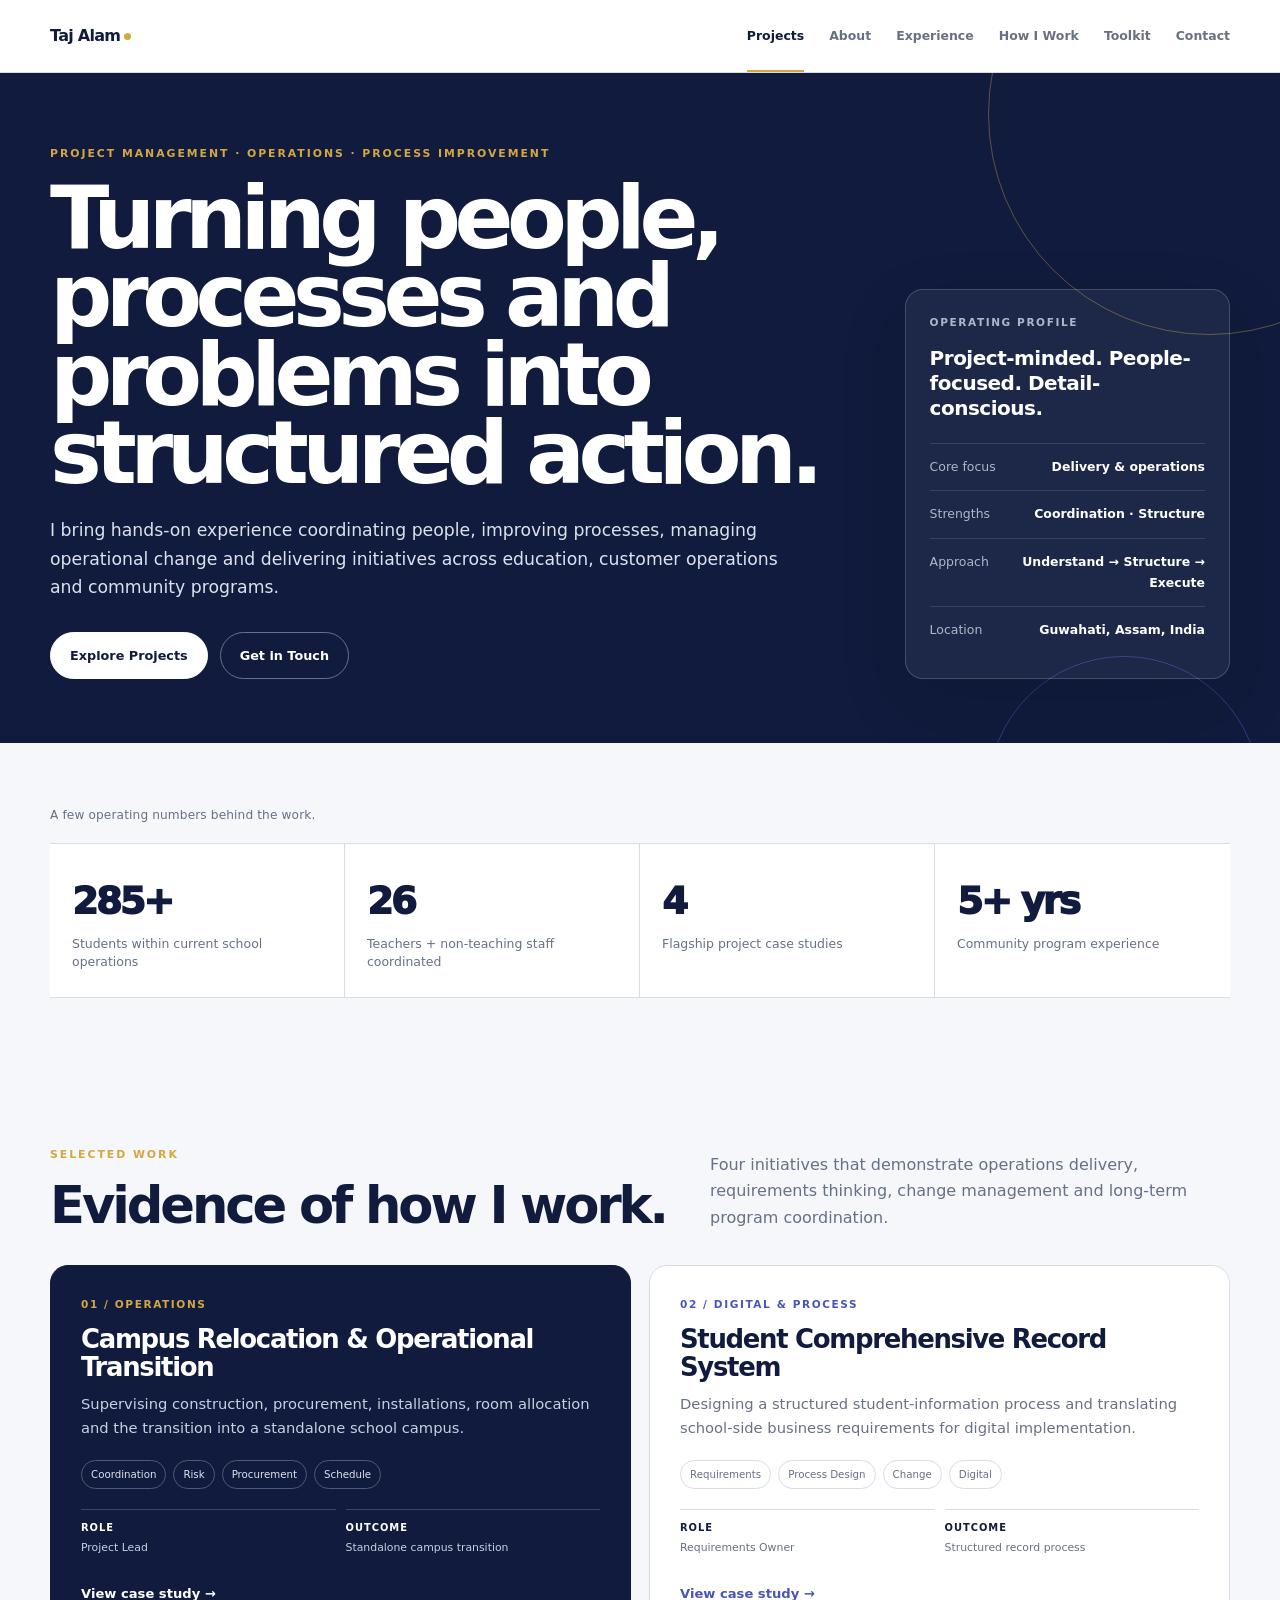
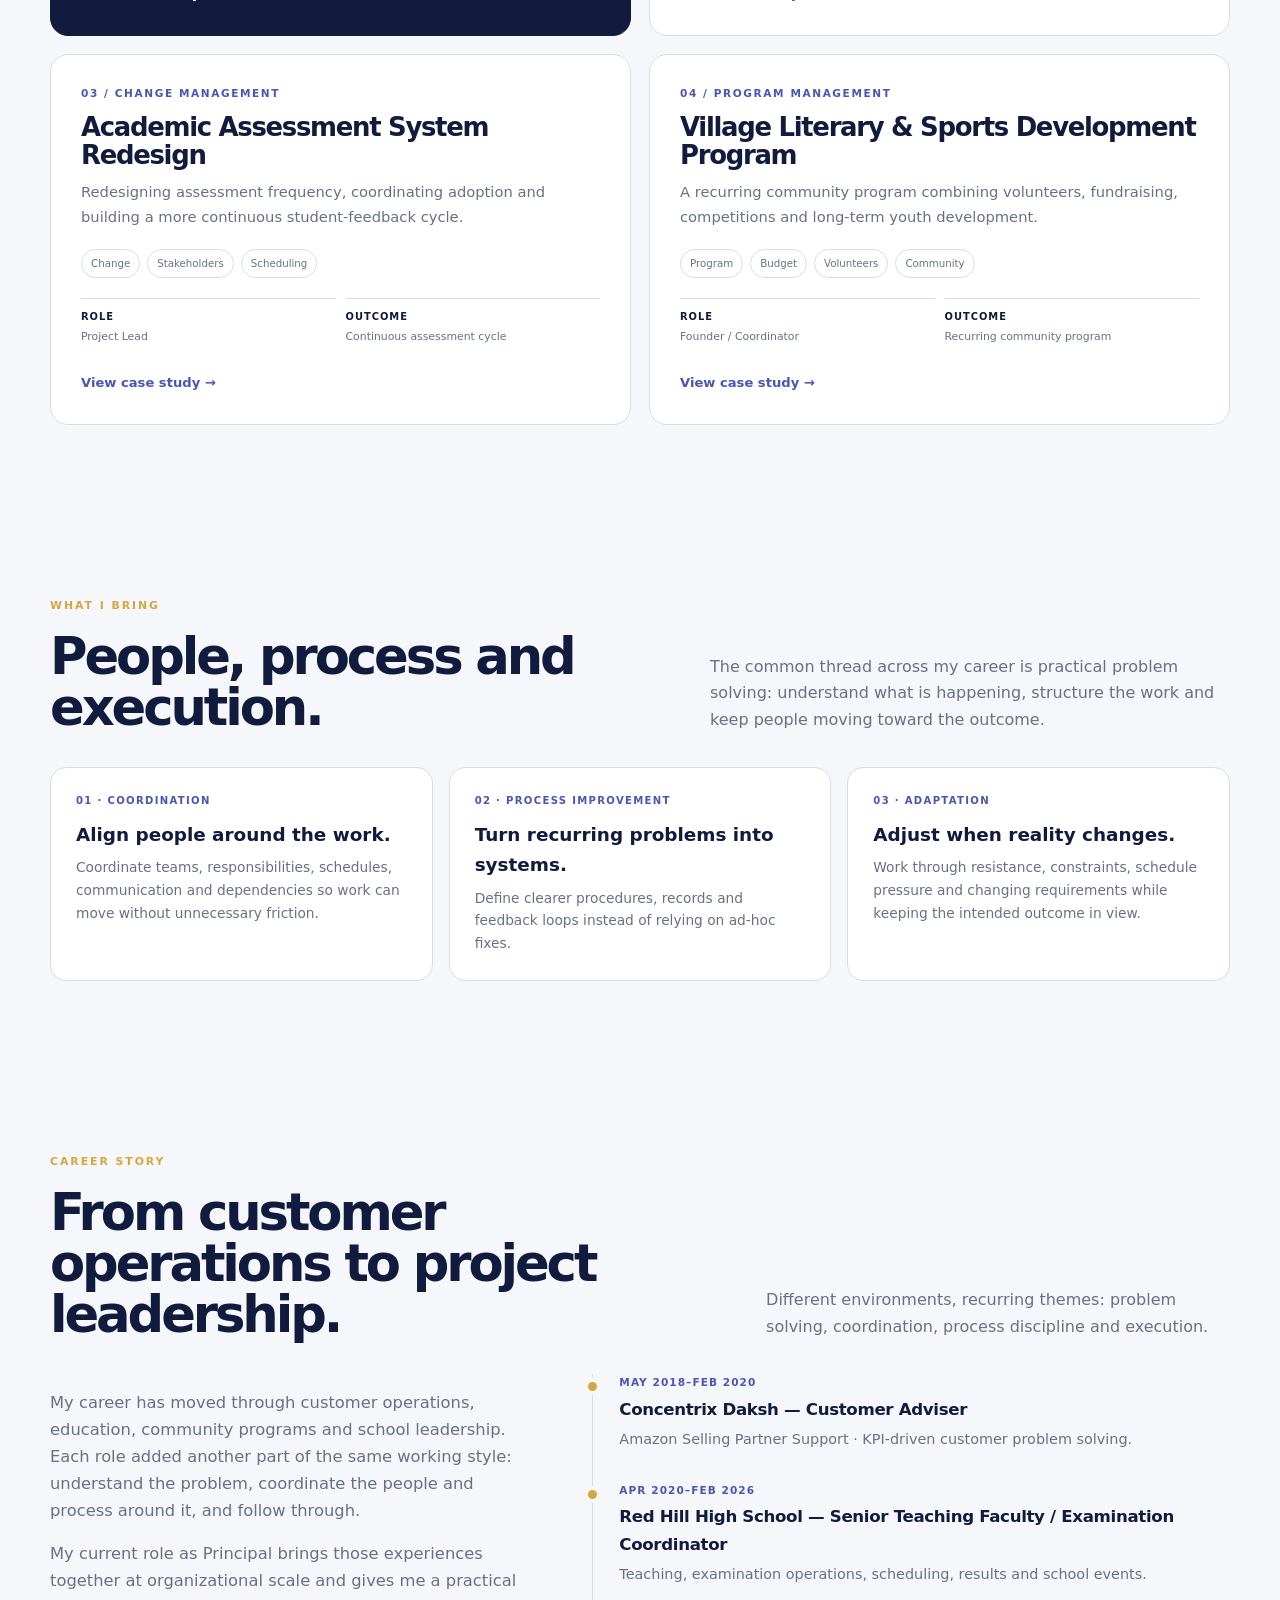
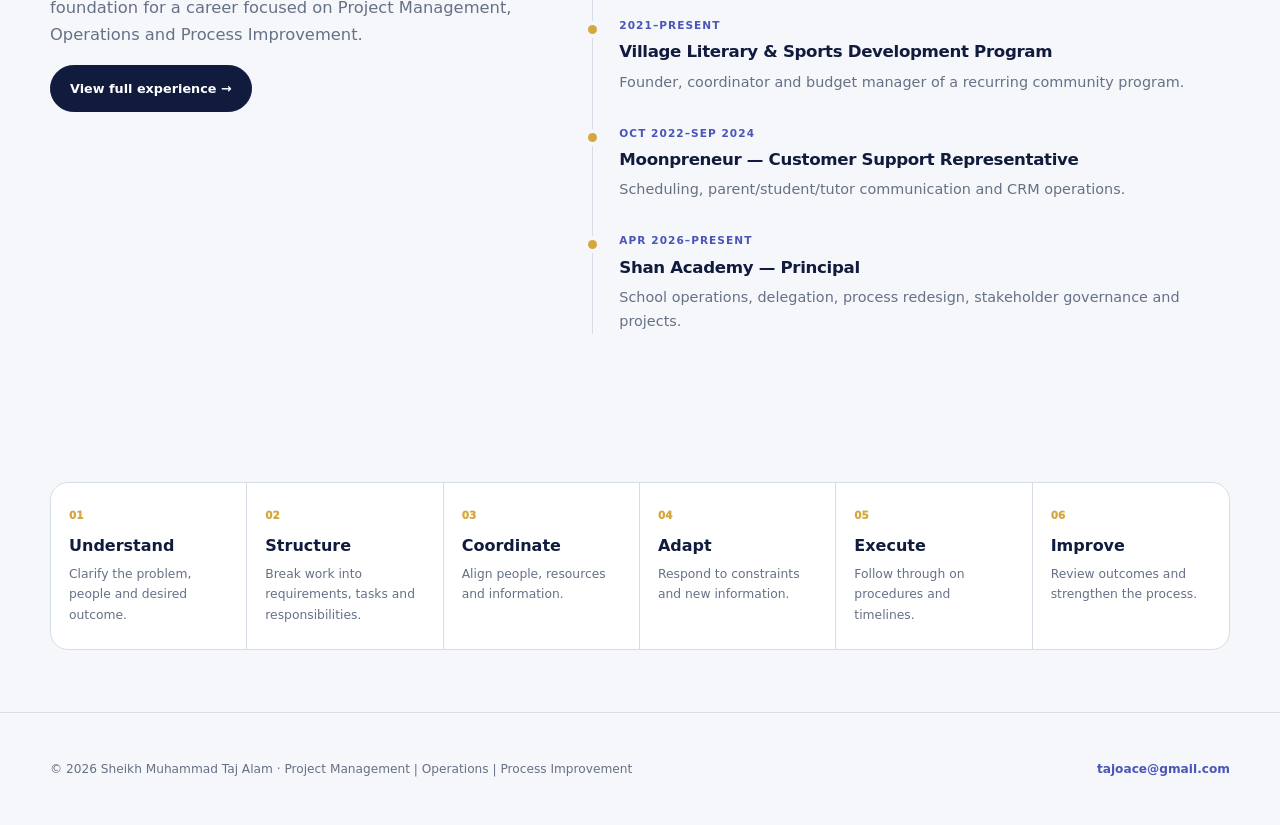
<file: index.html>
<!doctype html>
<html lang="en">
<head>
<meta charset="utf-8">
<meta name="viewport" content="width=device-width,initial-scale=1">
<title>Home — Sheikh Muhammad Taj Alam</title>
<meta name="description" content="Sheikh Muhammad Taj Alam — Project Management, Operations and Process Improvement.">
<link rel="stylesheet" href="style.css">
</head>
<body>
<header class="nav"><div class="container nav-inner">
<a class="brand" href="index.html">Taj Alam<span class="brand-dot"></span></a>
<button class="nav-toggle" aria-label="Open navigation" aria-expanded="false">☰</button>
<nav class="nav-links">
<a href="index.html#projects">Projects</a><a href="about.html">About</a><a href="experience.html">Experience</a><a href="how-i-work.html">How I Work</a><a href="toolkit.html">Toolkit</a><a href="contact.html">Contact</a>
</nav></div></header>

<main>
<section class="hero"><div class="container hero-grid">
<div>
<div class="eyebrow">Project Management · Operations · Process Improvement</div>
<h1>Turning people, processes and problems into structured action.</h1>
<p class="hero-copy">I bring hands-on experience coordinating people, improving processes, managing operational change and delivering initiatives across education, customer operations and community programs.</p>
<div class="actions"><a class="btn primary" href="#projects">Explore Projects</a><a class="btn secondary" href="contact.html">Get in Touch</a></div>
</div>
<aside class="hero-panel">
<div class="panel-label">Operating profile</div>
<div class="role">Project-minded. People-focused. Detail-conscious.</div>
<div class="panel-row"><span>Core focus</span><span>Delivery & operations</span></div>
<div class="panel-row"><span>Strengths</span><span>Coordination · Structure</span></div>
<div class="panel-row"><span>Approach</span><span>Understand → Structure → Execute</span></div>
<div class="panel-row"><span>Location</span><span>Guwahati, Assam, India</span></div>
</aside>
</div></section>

<section class="section compact"><div class="container"><p class="proof-note">A few operating numbers behind the work.</p><div class="proof">
<div class="proof-item"><div class="proof-num">285+</div><div class="proof-label">Students within current school operations</div></div>
<div class="proof-item"><div class="proof-num">26</div><div class="proof-label">Teachers + non-teaching staff coordinated</div></div>
<div class="proof-item"><div class="proof-num">4</div><div class="proof-label">Flagship project case studies</div></div>
<div class="proof-item"><div class="proof-num">5+ yrs</div><div class="proof-label">Community program experience</div></div>
</div></div></section>

<section class="section" id="projects"><div class="container">
<div class="section-head"><div><div class="eyebrow">Selected Work</div><h2>Evidence of how I work.</h2></div><p class="section-intro">Four initiatives that demonstrate operations delivery, requirements thinking, change management and long-term program coordination.</p></div>
<div class="projects">
<a class="card featured" href="campus-relocation.html"><div><div class="card-number">01 / OPERATIONS</div><h3>Campus Relocation & Operational Transition</h3><p>Supervising construction, procurement, installations, room allocation and the transition into a standalone school campus.</p><div class="tags"><span class="tag">Coordination</span><span class="tag">Risk</span><span class="tag">Procurement</span><span class="tag">Schedule</span></div><div class="card-evidence"><div><strong>Role</strong>Project Lead</div><div><strong>Outcome</strong>Standalone campus transition</div></div></div><div class="arrow">View case study →</div></a>
<a class="card" href="student-record-system.html"><div><div class="card-number">02 / DIGITAL & PROCESS</div><h3>Student Comprehensive Record System</h3><p>Designing a structured student-information process and translating school-side business requirements for digital implementation.</p><div class="tags"><span class="tag">Requirements</span><span class="tag">Process Design</span><span class="tag">Change</span><span class="tag">Digital</span></div><div class="card-evidence"><div><strong>Role</strong>Requirements Owner</div><div><strong>Outcome</strong>Structured record process</div></div></div><div class="arrow">View case study →</div></a>
<a class="card" href="assessment-redesign.html"><div><div class="card-number">03 / CHANGE MANAGEMENT</div><h3>Academic Assessment System Redesign</h3><p>Redesigning assessment frequency, coordinating adoption and building a more continuous student-feedback cycle.</p><div class="tags"><span class="tag">Change</span><span class="tag">Stakeholders</span><span class="tag">Scheduling</span></div><div class="card-evidence"><div><strong>Role</strong>Project Lead</div><div><strong>Outcome</strong>Continuous assessment cycle</div></div></div><div class="arrow">View case study →</div></a>
<a class="card" href="village-program.html"><div><div class="card-number">04 / PROGRAM MANAGEMENT</div><h3>Village Literary & Sports Development Program</h3><p>A recurring community program combining volunteers, fundraising, competitions and long-term youth development.</p><div class="tags"><span class="tag">Program</span><span class="tag">Budget</span><span class="tag">Volunteers</span><span class="tag">Community</span></div><div class="card-evidence"><div><strong>Role</strong>Founder / Coordinator</div><div><strong>Outcome</strong>Recurring community program</div></div></div><div class="arrow">View case study →</div></a>
</div></div></section>

<section class="section"><div class="container">
<div class="section-head"><div><div class="eyebrow">What I Bring</div><h2>People, process and execution.</h2></div><p class="section-intro">The common thread across my career is practical problem solving: understand what is happening, structure the work and keep people moving toward the outcome.</p></div>
<div class="capability-grid">
<div class="capability"><div class="mini">01 · Coordination</div><h3>Align people around the work.</h3><p>Coordinate teams, responsibilities, schedules, communication and dependencies so work can move without unnecessary friction.</p></div>
<div class="capability"><div class="mini">02 · Process improvement</div><h3>Turn recurring problems into systems.</h3><p>Define clearer procedures, records and feedback loops instead of relying on ad-hoc fixes.</p></div>
<div class="capability"><div class="mini">03 · Adaptation</div><h3>Adjust when reality changes.</h3><p>Work through resistance, constraints, schedule pressure and changing requirements while keeping the intended outcome in view.</p></div>
</div></div></section>

<section class="section"><div class="container">
<div class="section-head"><div><div class="eyebrow">Career Story</div><h2>From customer operations to project leadership.</h2></div><p class="section-intro">Different environments, recurring themes: problem solving, coordination, process discipline and execution.</p></div>
<div class="story"><div class="story-copy"><p>My career has moved through customer operations, education, community programs and school leadership. Each role added another part of the same working style: understand the problem, coordinate the people and process around it, and follow through.</p><p>My current role as Principal brings those experiences together at organizational scale and gives me a practical foundation for a career focused on Project Management, Operations and Process Improvement.</p><a class="btn dark" href="experience.html">View full experience →</a></div>
<div class="timeline">
<div class="timeline-item"><div class="timeline-year">May 2018–Feb 2020</div><h3>Concentrix Daksh — Customer Adviser</h3><p>Amazon Selling Partner Support · KPI-driven customer problem solving.</p></div>
<div class="timeline-item"><div class="timeline-year">Apr 2020–Feb 2026</div><h3>Red Hill High School — Senior Teaching Faculty / Examination Coordinator</h3><p>Teaching, examination operations, scheduling, results and school events.</p></div>
<div class="timeline-item"><div class="timeline-year">2021–Present</div><h3>Village Literary & Sports Development Program</h3><p>Founder, coordinator and budget manager of a recurring community program.</p></div>
<div class="timeline-item"><div class="timeline-year">Oct 2022–Sep 2024</div><h3>Moonpreneur — Customer Support Representative</h3><p>Scheduling, parent/student/tutor communication and CRM operations.</p></div>
<div class="timeline-item"><div class="timeline-year">Apr 2026–Present</div><h3>Shan Academy — Principal</h3><p>School operations, delegation, process redesign, stakeholder governance and projects.</p></div>
</div></div></div></section>

<section class="section compact"><div class="container"><div class="workflow">
<div class="step"><div class="step-num">01</div><h3>Understand</h3><p>Clarify the problem, people and desired outcome.</p></div>
<div class="step"><div class="step-num">02</div><h3>Structure</h3><p>Break work into requirements, tasks and responsibilities.</p></div>
<div class="step"><div class="step-num">03</div><h3>Coordinate</h3><p>Align people, resources and information.</p></div>
<div class="step"><div class="step-num">04</div><h3>Adapt</h3><p>Respond to constraints and new information.</p></div>
<div class="step"><div class="step-num">05</div><h3>Execute</h3><p>Follow through on procedures and timelines.</p></div>
<div class="step"><div class="step-num">06</div><h3>Improve</h3><p>Review outcomes and strengthen the process.</p></div>
</div></div></section>
</main>

<footer class="footer"><div class="container footer-inner"><span>© 2026 Sheikh Muhammad Taj Alam · Project Management | Operations | Process Improvement</span><a href="mailto:tajoace@gmail.com">tajoace@gmail.com</a></div></footer>
<script src="main.js"></script>
</body></html>
</file>
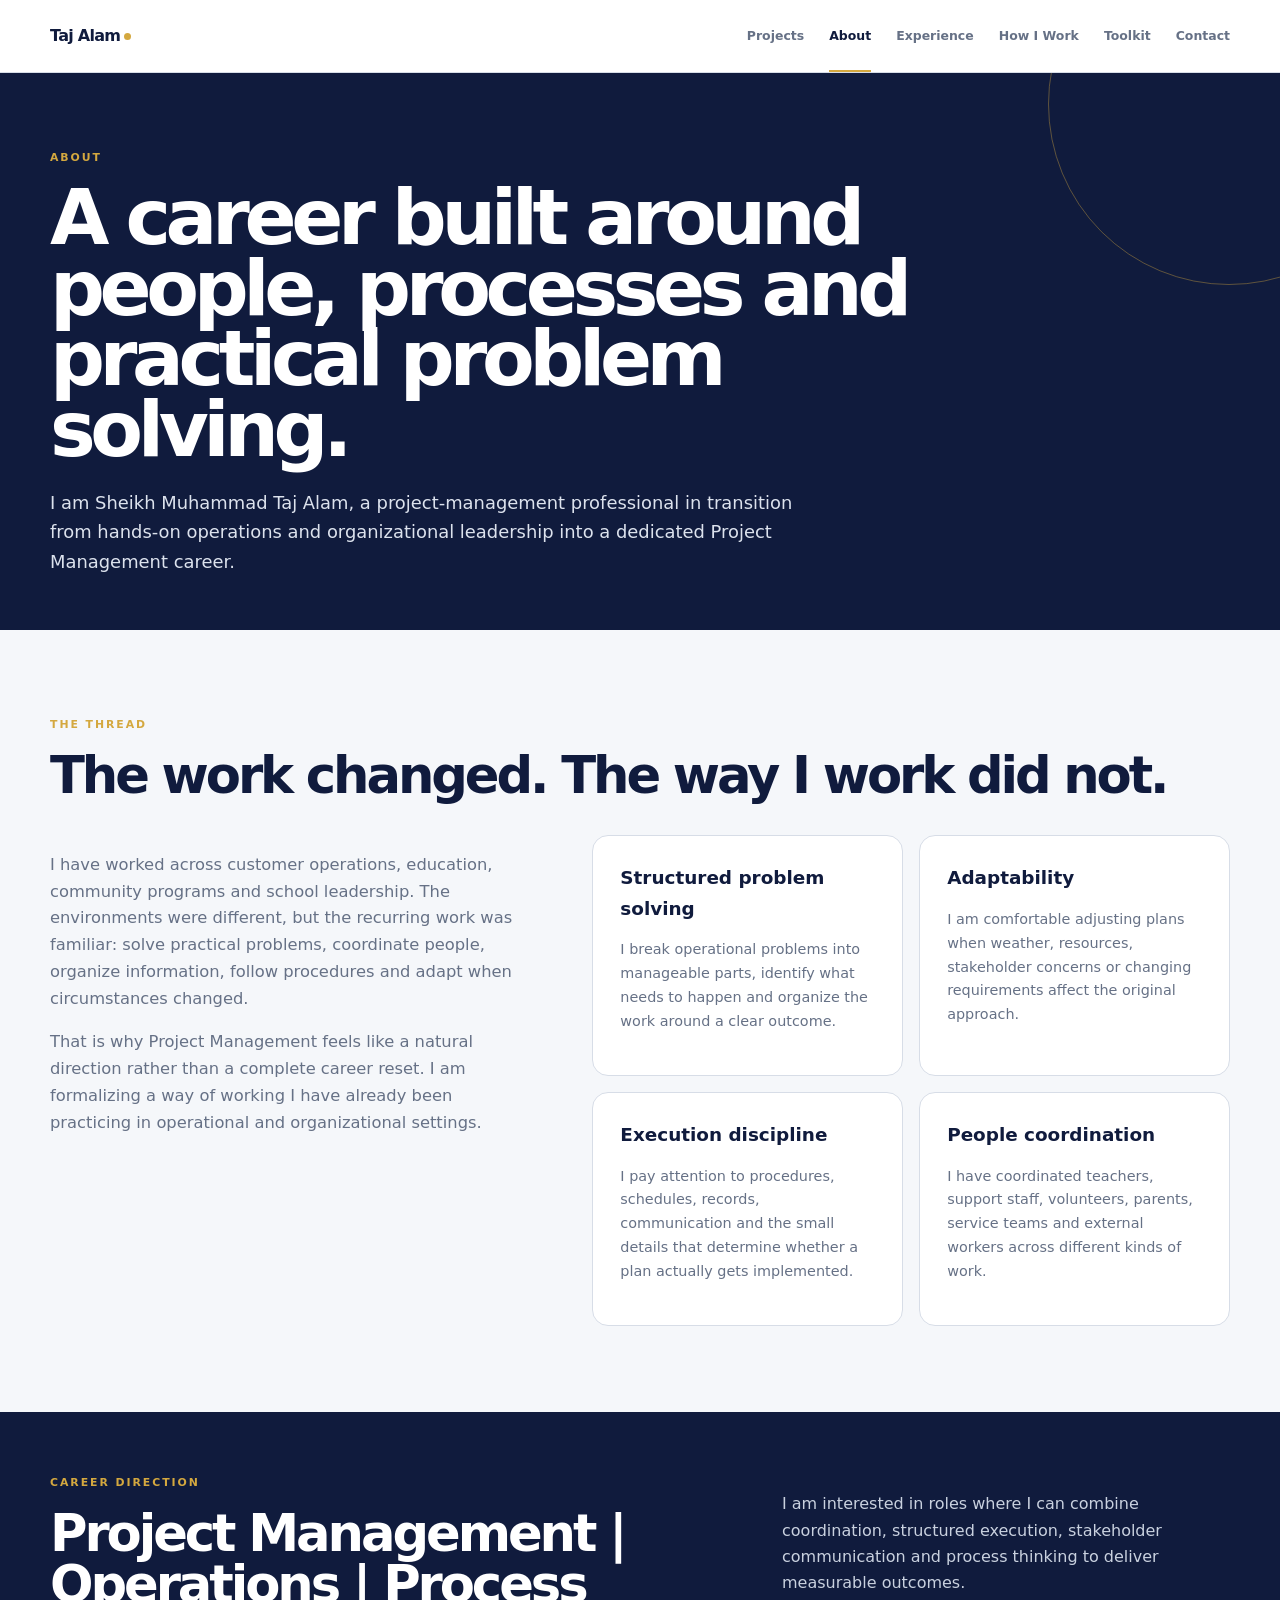
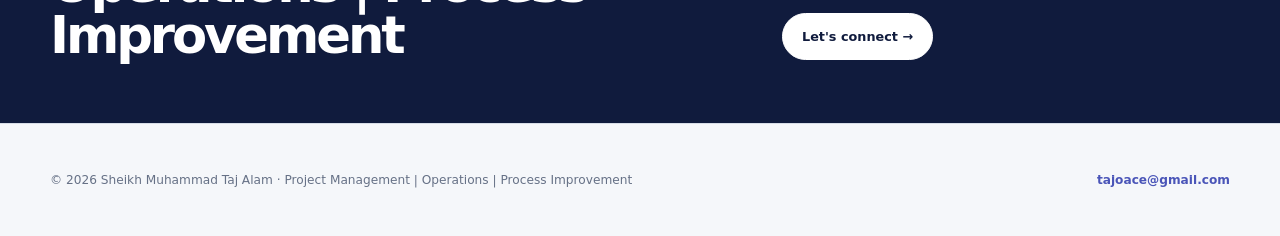
<file: about.html>
<!doctype html>
<html lang="en">
<head>
<meta charset="utf-8">
<meta name="viewport" content="width=device-width,initial-scale=1">
<title>About — Sheikh Muhammad Taj Alam</title>
<meta name="description" content="Sheikh Muhammad Taj Alam — Project Management, Operations and Process Improvement.">
<link rel="stylesheet" href="style.css">
</head>
<body>
<header class="nav"><div class="container nav-inner">
<a class="brand" href="index.html">Taj Alam<span class="brand-dot"></span></a>
<button class="nav-toggle" aria-label="Open navigation" aria-expanded="false">☰</button>
<nav class="nav-links">
<a href="index.html#projects">Projects</a><a href="about.html">About</a><a href="experience.html">Experience</a><a href="how-i-work.html">How I Work</a><a href="toolkit.html">Toolkit</a><a href="contact.html">Contact</a>
</nav></div></header>

<main>
<section class="case-hero"><div class="container"><div class="eyebrow">About</div><h1>A career built around people, processes and practical problem solving.</h1><p class="hero-lead">I am Sheikh Muhammad Taj Alam, a project-management professional in transition from hands-on operations and organizational leadership into a dedicated Project Management career.</p></div></section>
<section class="section"><div class="container">
<div class="section-head"><div><div class="eyebrow">The thread</div><h2>The work changed. The way I work did not.</h2></div></div>
<div class="story"><div class="story-copy"><p>I have worked across customer operations, education, community programs and school leadership. The environments were different, but the recurring work was familiar: solve practical problems, coordinate people, organize information, follow procedures and adapt when circumstances changed.</p><p>That is why Project Management feels like a natural direction rather than a complete career reset. I am formalizing a way of working I have already been practicing in operational and organizational settings.</p></div>
<div class="info-grid">
<div class="info-card"><h3>Structured problem solving</h3><p>I break operational problems into manageable parts, identify what needs to happen and organize the work around a clear outcome.</p></div>
<div class="info-card"><h3>Adaptability</h3><p>I am comfortable adjusting plans when weather, resources, stakeholder concerns or changing requirements affect the original approach.</p></div>
<div class="info-card"><h3>Execution discipline</h3><p>I pay attention to procedures, schedules, records, communication and the small details that determine whether a plan actually gets implemented.</p></div>
<div class="info-card"><h3>People coordination</h3><p>I have coordinated teachers, support staff, volunteers, parents, service teams and external workers across different kinds of work.</p></div>
</div></div></div></section>
<section class="band"><div class="container band-grid"><div><div class="eyebrow">Career direction</div><h2>Project Management | Operations | Process Improvement</h2></div><div><p>I am interested in roles where I can combine coordination, structured execution, stakeholder communication and process thinking to deliver measurable outcomes.</p><a class="btn primary" href="contact.html">Let's connect →</a></div></div></section>
</main>

<footer class="footer"><div class="container footer-inner"><span>© 2026 Sheikh Muhammad Taj Alam · Project Management | Operations | Process Improvement</span><a href="mailto:tajoace@gmail.com">tajoace@gmail.com</a></div></footer>
<script src="main.js"></script>
</body></html>
</file>
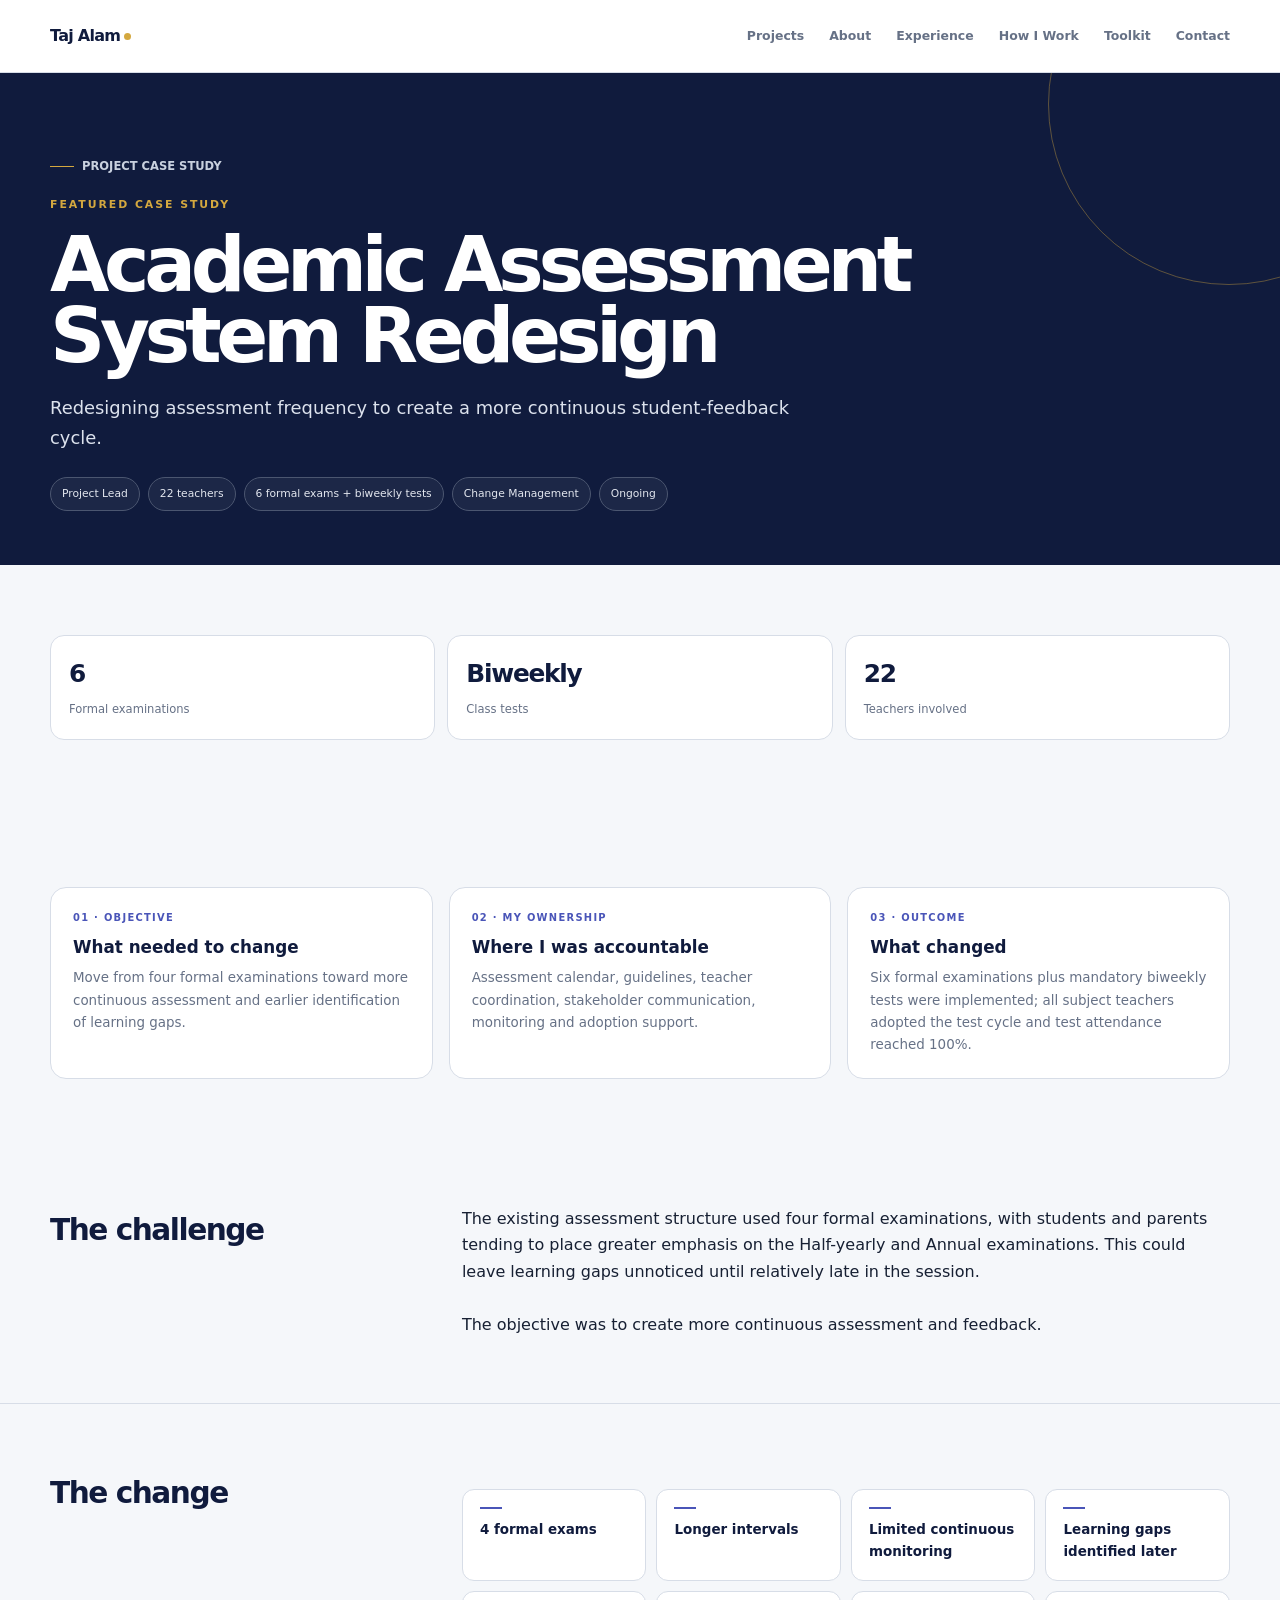
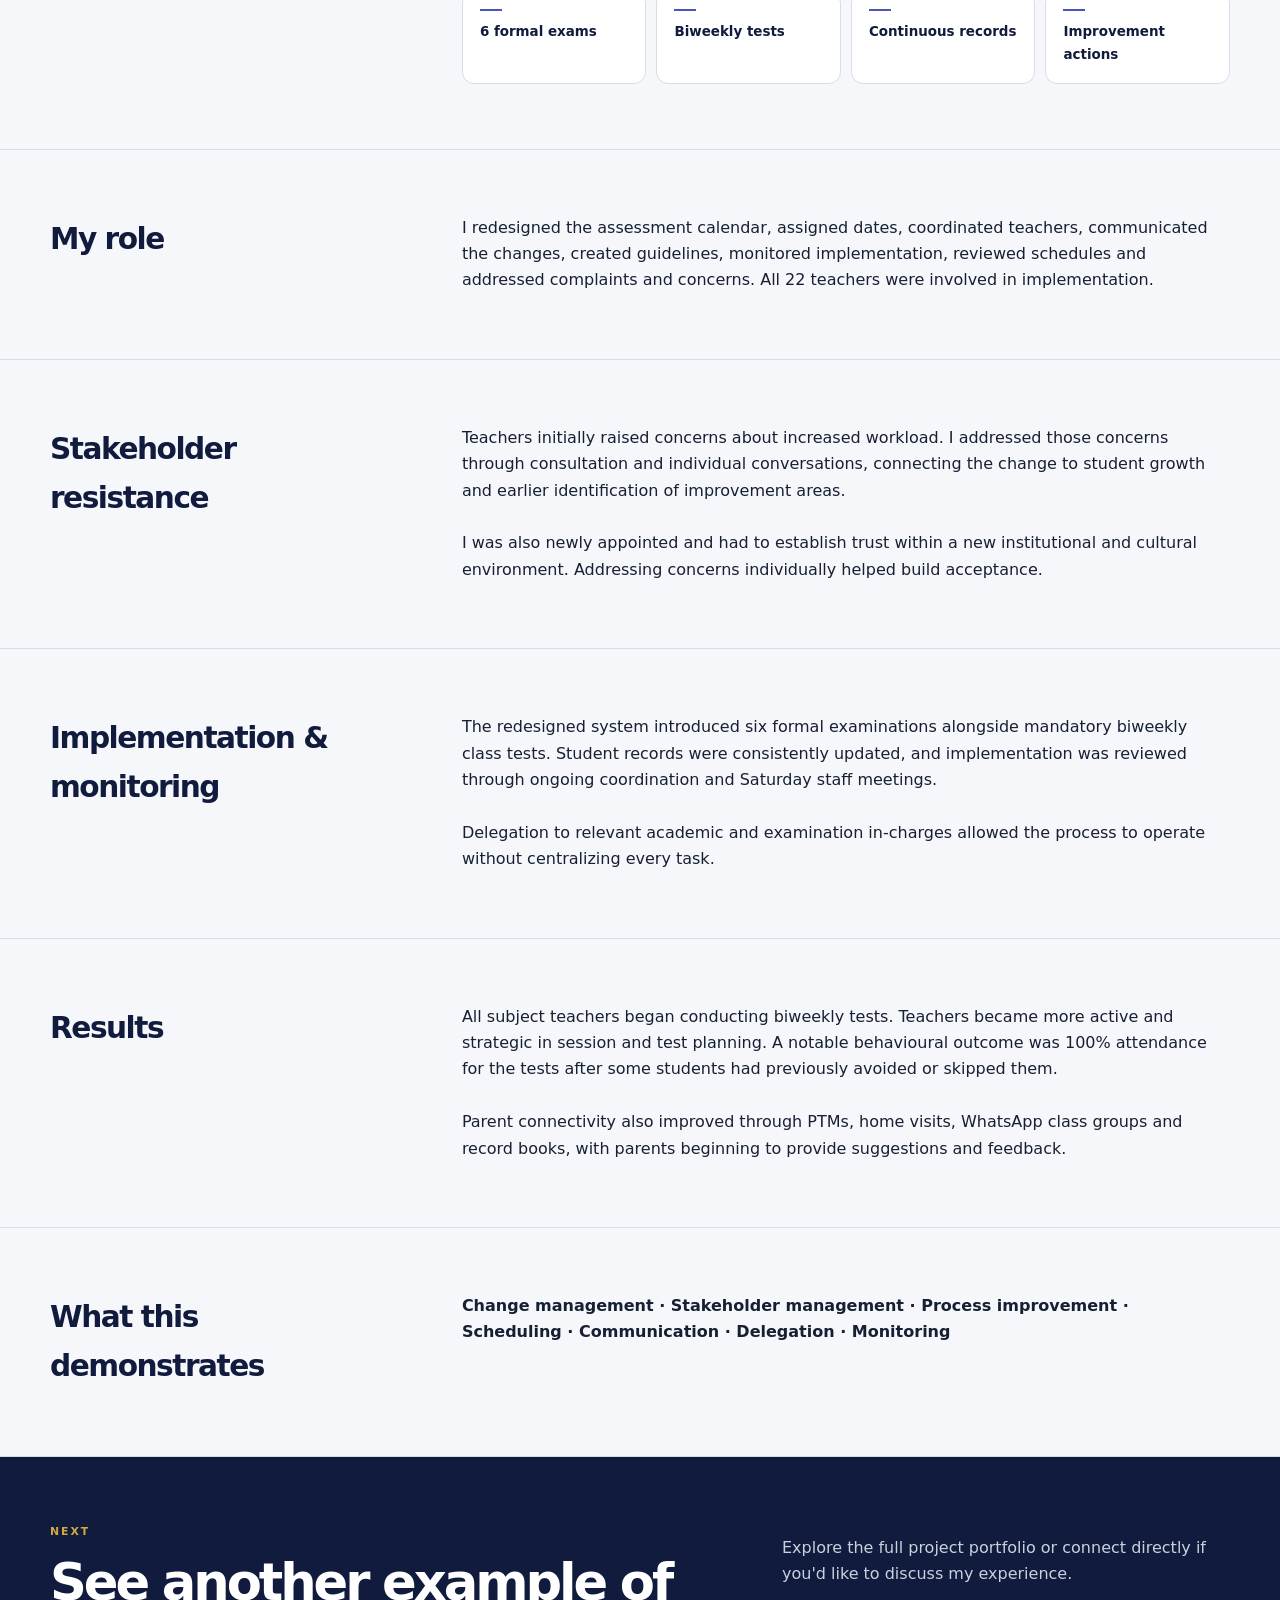
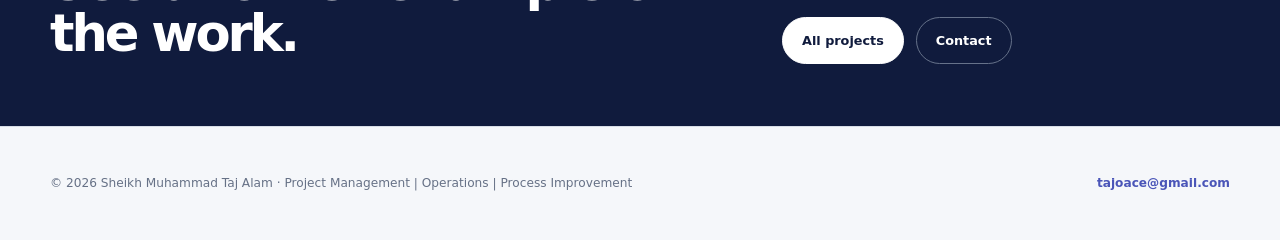
<file: assessment-redesign.html>
<!doctype html>
<html lang="en">
<head>
<meta charset="utf-8">
<meta name="viewport" content="width=device-width,initial-scale=1">
<title>Academic Assessment System Redesign — Sheikh Muhammad Taj Alam</title>
<meta name="description" content="Sheikh Muhammad Taj Alam — Project Management, Operations and Process Improvement.">
<link rel="stylesheet" href="style.css">
</head>
<body>
<header class="nav"><div class="container nav-inner">
<a class="brand" href="index.html">Taj Alam<span class="brand-dot"></span></a>
<button class="nav-toggle" aria-label="Open navigation" aria-expanded="false">☰</button>
<nav class="nav-links">
<a href="index.html#projects">Projects</a><a href="about.html">About</a><a href="experience.html">Experience</a><a href="how-i-work.html">How I Work</a><a href="toolkit.html">Toolkit</a><a href="contact.html">Contact</a>
</nav></div></header>
<main>
<section class="case-hero"><div class="container"><div class="case-index"><span></span>PROJECT CASE STUDY</div><div class="eyebrow">Featured Case Study</div><h1>Academic Assessment System Redesign</h1><p class="hero-lead">Redesigning assessment frequency to create a more continuous student-feedback cycle.</p><div class="meta"><span>Project Lead</span><span>22 teachers</span><span>6 formal exams + biweekly tests</span><span>Change Management</span><span>Ongoing</span></div></div></section>
<section class="section compact"><div class="container"><div class="case-kpis"><div class="kpi"><strong>6</strong><span>Formal examinations</span></div><div class="kpi"><strong>Biweekly</strong><span>Class tests</span></div><div class="kpi"><strong>22</strong><span>Teachers involved</span></div></div></div></section>
<section class="section compact"><div class="container"><div class="case-snapshot"><div class="snapshot"><div class="snapshot-label">01 · Objective</div><h3>What needed to change</h3><p>Move from four formal examinations toward more continuous assessment and earlier identification of learning gaps.</p></div><div class="snapshot"><div class="snapshot-label">02 · My ownership</div><h3>Where I was accountable</h3><p>Assessment calendar, guidelines, teacher coordination, stakeholder communication, monitoring and adoption support.</p></div><div class="snapshot"><div class="snapshot-label">03 · Outcome</div><h3>What changed</h3><p>Six formal examinations plus mandatory biweekly tests were implemented; all subject teachers adopted the test cycle and test attendance reached 100%.</p></div></div></div></section><section class="case-section"><div class="container"><div class="case-grid"><h2>The challenge</h2><div>The existing assessment structure used four formal examinations, with students and parents tending to place greater emphasis on the Half-yearly and Annual examinations. This could leave learning gaps unnoticed until relatively late in the session.<br><br>The objective was to create more continuous assessment and feedback.</div></div></div></section><section class="case-section"><div class="container"><div class="case-grid"><h2>The change</h2><div><div class="flow"><div>4 formal exams</div><div>Longer intervals</div><div>Limited continuous monitoring</div><div>Learning gaps identified later</div><div>6 formal exams</div><div>Biweekly tests</div><div>Continuous records</div><div>Improvement actions</div></div></div></div></div></section><section class="case-section"><div class="container"><div class="case-grid"><h2>My role</h2><div>I redesigned the assessment calendar, assigned dates, coordinated teachers, communicated the changes, created guidelines, monitored implementation, reviewed schedules and addressed complaints and concerns. All 22 teachers were involved in implementation.</div></div></div></section><section class="case-section"><div class="container"><div class="case-grid"><h2>Stakeholder resistance</h2><div>Teachers initially raised concerns about increased workload. I addressed those concerns through consultation and individual conversations, connecting the change to student growth and earlier identification of improvement areas.<br><br>I was also newly appointed and had to establish trust within a new institutional and cultural environment. Addressing concerns individually helped build acceptance.</div></div></div></section><section class="case-section"><div class="container"><div class="case-grid"><h2>Implementation & monitoring</h2><div>The redesigned system introduced six formal examinations alongside mandatory biweekly class tests. Student records were consistently updated, and implementation was reviewed through ongoing coordination and Saturday staff meetings.<br><br>Delegation to relevant academic and examination in-charges allowed the process to operate without centralizing every task.</div></div></div></section><section class="case-section"><div class="container"><div class="case-grid"><h2>Results</h2><div>All subject teachers began conducting biweekly tests. Teachers became more active and strategic in session and test planning. A notable behavioural outcome was 100% attendance for the tests after some students had previously avoided or skipped them.<br><br>Parent connectivity also improved through PTMs, home visits, WhatsApp class groups and record books, with parents beginning to provide suggestions and feedback.</div></div></div></section><section class="case-section"><div class="container"><div class="case-grid"><h2>What this demonstrates</h2><div><strong>Change management · Stakeholder management · Process improvement · Scheduling · Communication · Delegation · Monitoring</strong></div></div></div></section>
<section class="band"><div class="container band-grid"><div><div class="eyebrow">Next</div><h2>See another example of the work.</h2></div><div><p>Explore the full project portfolio or connect directly if you'd like to discuss my experience.</p><div class="actions"><a class="btn primary" href="index.html#projects">All projects</a><a class="btn secondary" href="contact.html">Contact</a></div></div></div></section>
</main>
<footer class="footer"><div class="container footer-inner"><span>© 2026 Sheikh Muhammad Taj Alam · Project Management | Operations | Process Improvement</span><a href="mailto:tajoace@gmail.com">tajoace@gmail.com</a></div></footer>
<script src="main.js"></script>
</body></html>
</file>
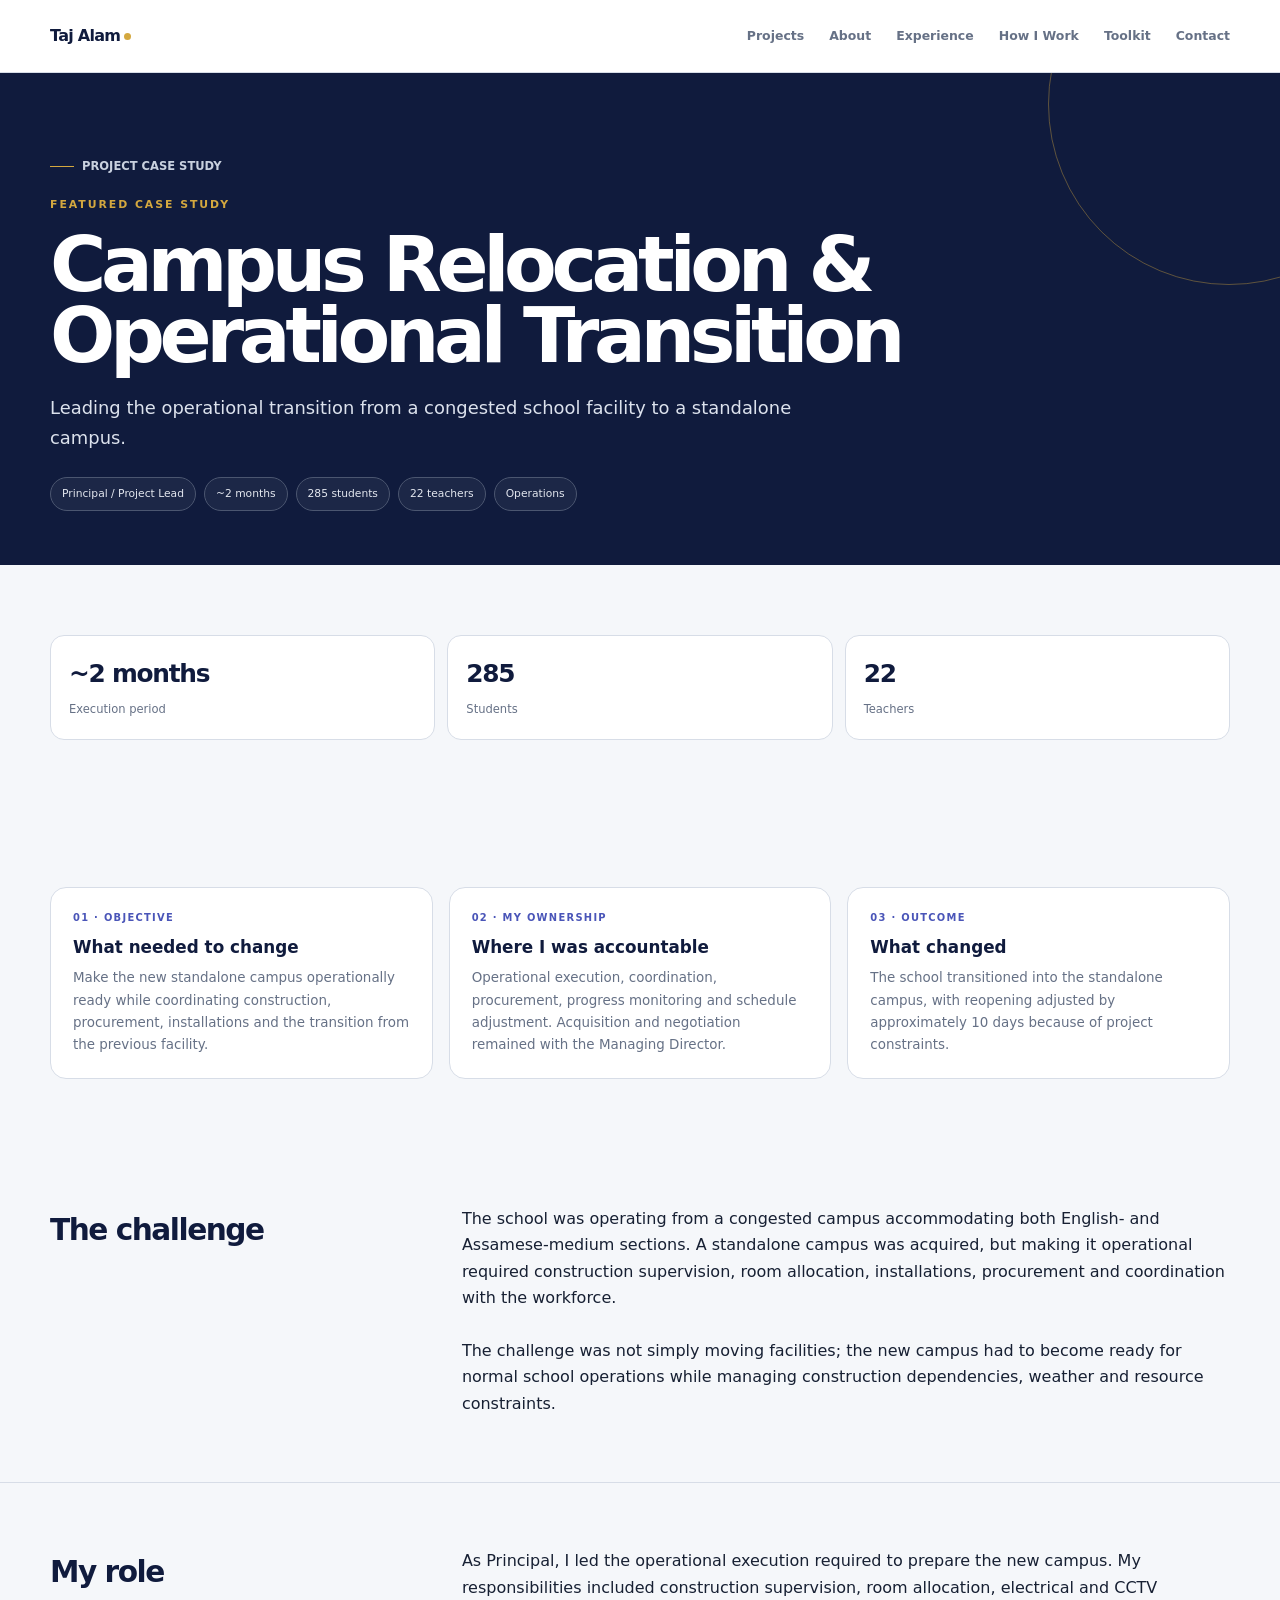
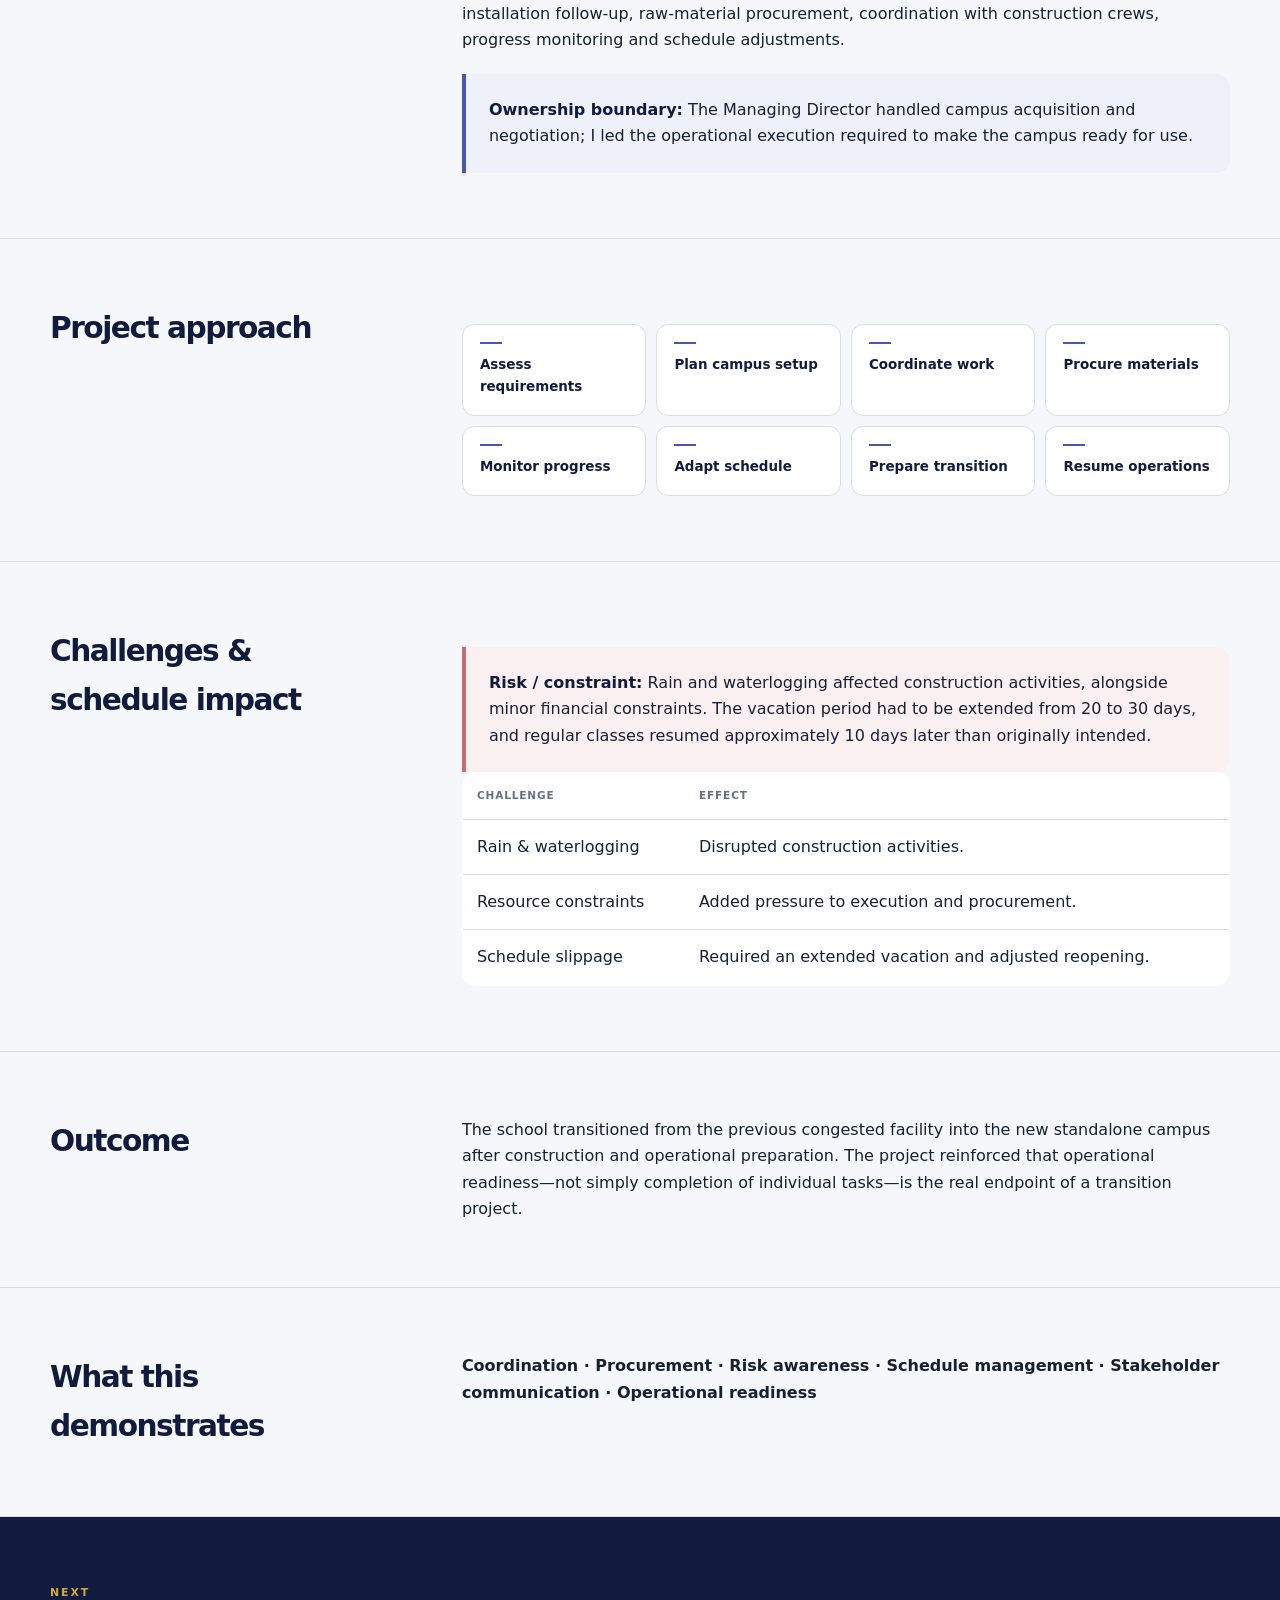
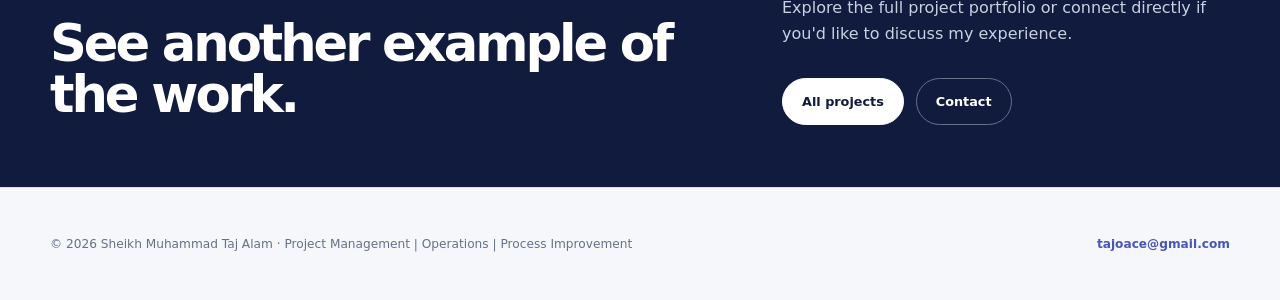
<file: campus-relocation.html>
<!doctype html>
<html lang="en">
<head>
<meta charset="utf-8">
<meta name="viewport" content="width=device-width,initial-scale=1">
<title>Campus Relocation & Operational Transition — Sheikh Muhammad Taj Alam</title>
<meta name="description" content="Sheikh Muhammad Taj Alam — Project Management, Operations and Process Improvement.">
<link rel="stylesheet" href="style.css">
</head>
<body>
<header class="nav"><div class="container nav-inner">
<a class="brand" href="index.html">Taj Alam<span class="brand-dot"></span></a>
<button class="nav-toggle" aria-label="Open navigation" aria-expanded="false">☰</button>
<nav class="nav-links">
<a href="index.html#projects">Projects</a><a href="about.html">About</a><a href="experience.html">Experience</a><a href="how-i-work.html">How I Work</a><a href="toolkit.html">Toolkit</a><a href="contact.html">Contact</a>
</nav></div></header>
<main>
<section class="case-hero"><div class="container"><div class="case-index"><span></span>PROJECT CASE STUDY</div><div class="eyebrow">Featured Case Study</div><h1>Campus Relocation & Operational Transition</h1><p class="hero-lead">Leading the operational transition from a congested school facility to a standalone campus.</p><div class="meta"><span>Principal / Project Lead</span><span>~2 months</span><span>285 students</span><span>22 teachers</span><span>Operations</span></div></div></section>
<section class="section compact"><div class="container"><div class="case-kpis"><div class="kpi"><strong>~2 months</strong><span>Execution period</span></div><div class="kpi"><strong>285</strong><span>Students</span></div><div class="kpi"><strong>22</strong><span>Teachers</span></div></div></div></section>
<section class="section compact"><div class="container"><div class="case-snapshot"><div class="snapshot"><div class="snapshot-label">01 · Objective</div><h3>What needed to change</h3><p>Make the new standalone campus operationally ready while coordinating construction, procurement, installations and the transition from the previous facility.</p></div><div class="snapshot"><div class="snapshot-label">02 · My ownership</div><h3>Where I was accountable</h3><p>Operational execution, coordination, procurement, progress monitoring and schedule adjustment. Acquisition and negotiation remained with the Managing Director.</p></div><div class="snapshot"><div class="snapshot-label">03 · Outcome</div><h3>What changed</h3><p>The school transitioned into the standalone campus, with reopening adjusted by approximately 10 days because of project constraints.</p></div></div></div></section><section class="case-section"><div class="container"><div class="case-grid"><h2>The challenge</h2><div>The school was operating from a congested campus accommodating both English- and Assamese-medium sections. A standalone campus was acquired, but making it operational required construction supervision, room allocation, installations, procurement and coordination with the workforce.<br><br>The challenge was not simply moving facilities; the new campus had to become ready for normal school operations while managing construction dependencies, weather and resource constraints.</div></div></div></section><section class="case-section"><div class="container"><div class="case-grid"><h2>My role</h2><div>As Principal, I led the operational execution required to prepare the new campus. My responsibilities included construction supervision, room allocation, electrical and CCTV installation follow-up, raw-material procurement, coordination with construction crews, progress monitoring and schedule adjustments.<div class="callout"><strong>Ownership boundary:</strong> The Managing Director handled campus acquisition and negotiation; I led the operational execution required to make the campus ready for use.</div></div></div></div></section><section class="case-section"><div class="container"><div class="case-grid"><h2>Project approach</h2><div><div class="flow"><div>Assess requirements</div><div>Plan campus setup</div><div>Coordinate work</div><div>Procure materials</div><div>Monitor progress</div><div>Adapt schedule</div><div>Prepare transition</div><div>Resume operations</div></div></div></div></div></section><section class="case-section"><div class="container"><div class="case-grid"><h2>Challenges & schedule impact</h2><div><div class="callout risk"><strong>Risk / constraint:</strong> Rain and waterlogging affected construction activities, alongside minor financial constraints. The vacation period had to be extended from 20 to 30 days, and regular classes resumed approximately 10 days later than originally intended.</div><table class="table"><tr><th>Challenge</th><th>Effect</th></tr><tr><td>Rain & waterlogging</td><td>Disrupted construction activities.</td></tr><tr><td>Resource constraints</td><td>Added pressure to execution and procurement.</td></tr><tr><td>Schedule slippage</td><td>Required an extended vacation and adjusted reopening.</td></tr></table></div></div></div></section><section class="case-section"><div class="container"><div class="case-grid"><h2>Outcome</h2><div>The school transitioned from the previous congested facility into the new standalone campus after construction and operational preparation. The project reinforced that operational readiness—not simply completion of individual tasks—is the real endpoint of a transition project.</div></div></div></section><section class="case-section"><div class="container"><div class="case-grid"><h2>What this demonstrates</h2><div><strong>Coordination · Procurement · Risk awareness · Schedule management · Stakeholder communication · Operational readiness</strong></div></div></div></section>
<section class="band"><div class="container band-grid"><div><div class="eyebrow">Next</div><h2>See another example of the work.</h2></div><div><p>Explore the full project portfolio or connect directly if you'd like to discuss my experience.</p><div class="actions"><a class="btn primary" href="index.html#projects">All projects</a><a class="btn secondary" href="contact.html">Contact</a></div></div></div></section>
</main>
<footer class="footer"><div class="container footer-inner"><span>© 2026 Sheikh Muhammad Taj Alam · Project Management | Operations | Process Improvement</span><a href="mailto:tajoace@gmail.com">tajoace@gmail.com</a></div></footer>
<script src="main.js"></script>
</body></html>
</file>
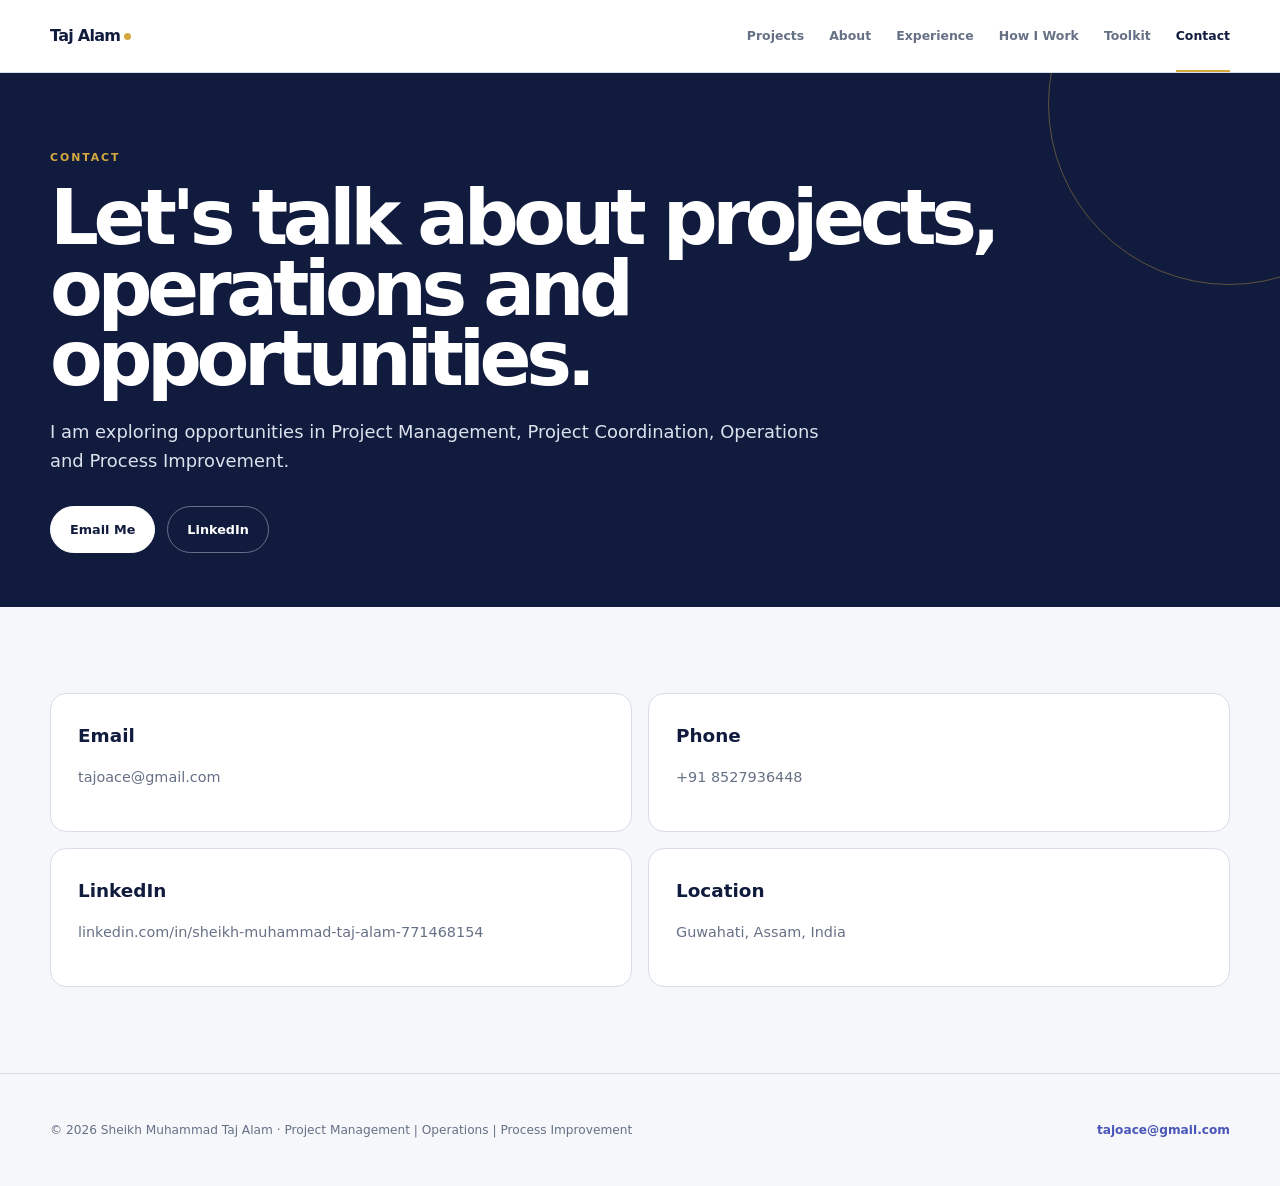
<file: contact.html>
<!doctype html>
<html lang="en">
<head>
<meta charset="utf-8">
<meta name="viewport" content="width=device-width,initial-scale=1">
<title>Contact — Sheikh Muhammad Taj Alam</title>
<meta name="description" content="Sheikh Muhammad Taj Alam — Project Management, Operations and Process Improvement.">
<link rel="stylesheet" href="style.css">
</head>
<body>
<header class="nav"><div class="container nav-inner">
<a class="brand" href="index.html">Taj Alam<span class="brand-dot"></span></a>
<button class="nav-toggle" aria-label="Open navigation" aria-expanded="false">☰</button>
<nav class="nav-links">
<a href="index.html#projects">Projects</a><a href="about.html">About</a><a href="experience.html">Experience</a><a href="how-i-work.html">How I Work</a><a href="toolkit.html">Toolkit</a><a href="contact.html">Contact</a>
</nav></div></header>

<main>
<section class="case-hero"><div class="container"><div class="eyebrow">Contact</div><h1>Let's talk about projects, operations and opportunities.</h1><p class="hero-lead">I am exploring opportunities in Project Management, Project Coordination, Operations and Process Improvement.</p><div class="actions"><a class="btn primary" href="mailto:tajoace@gmail.com">Email Me</a><a class="btn secondary" href="https://www.linkedin.com/in/sheikh-muhammad-taj-alam-771468154/" target="_blank" rel="noopener">LinkedIn</a></div></div></section>
<section class="section"><div class="container"><div class="info-grid">
<div class="info-card"><h3>Email</h3><p><a href="mailto:tajoace@gmail.com">tajoace@gmail.com</a></p></div>
<div class="info-card"><h3>Phone</h3><p>+91 8527936448</p></div>
<div class="info-card"><h3>LinkedIn</h3><p><a href="https://www.linkedin.com/in/sheikh-muhammad-taj-alam-771468154/" target="_blank" rel="noopener">linkedin.com/in/sheikh-muhammad-taj-alam-771468154</a></p></div>
<div class="info-card"><h3>Location</h3><p>Guwahati, Assam, India</p></div>
</div></div></section>
</main>

<footer class="footer"><div class="container footer-inner"><span>© 2026 Sheikh Muhammad Taj Alam · Project Management | Operations | Process Improvement</span><a href="mailto:tajoace@gmail.com">tajoace@gmail.com</a></div></footer>
<script src="main.js"></script>
</body></html>
</file>
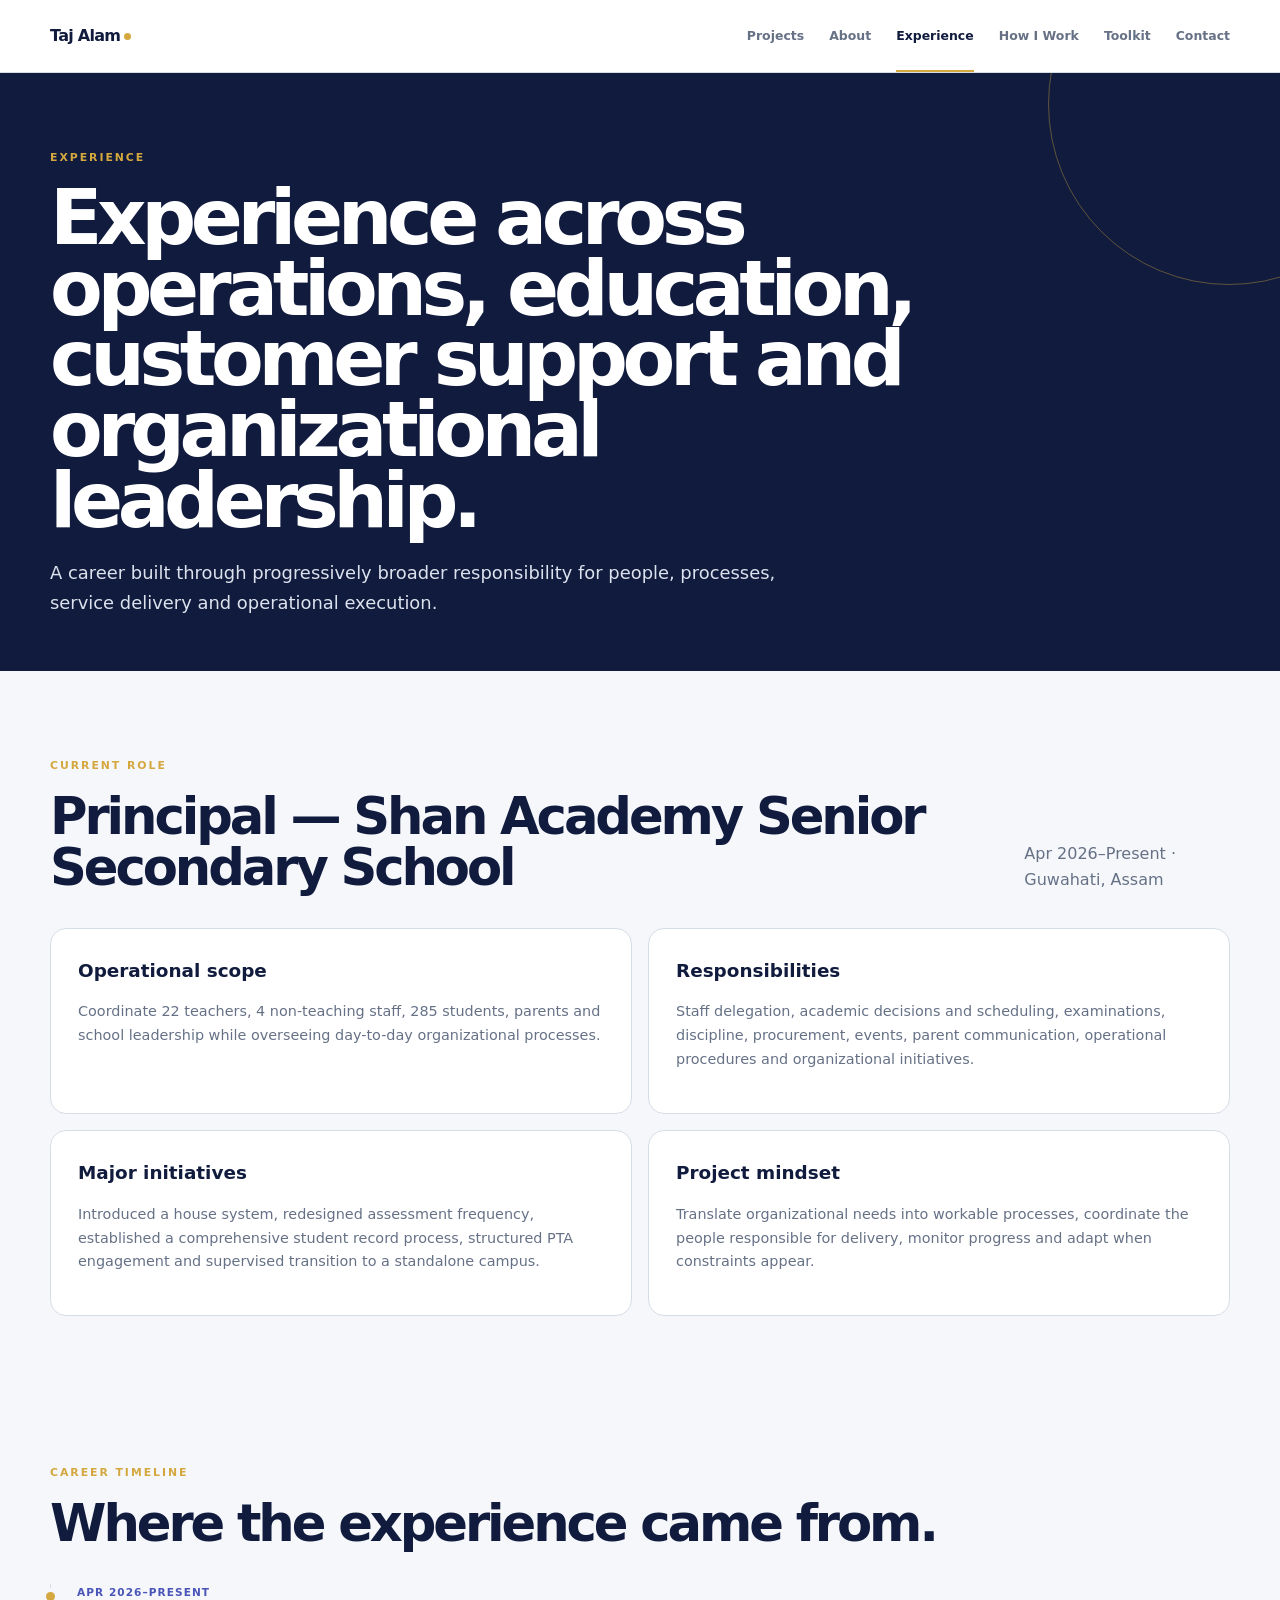
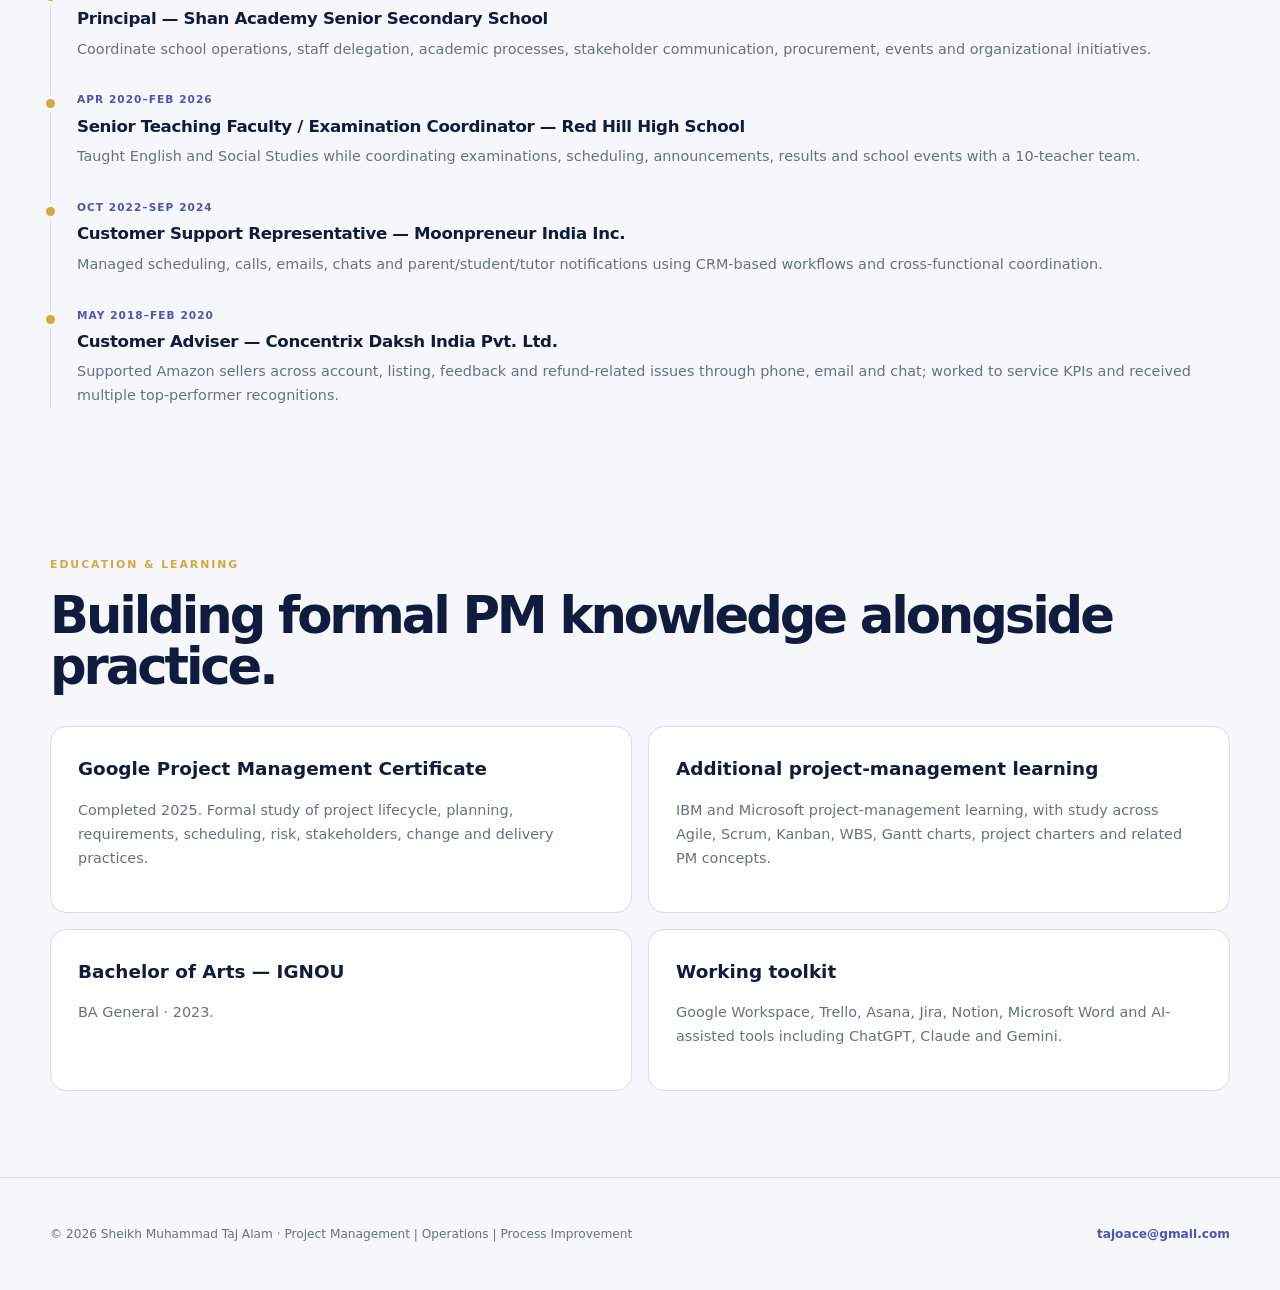
<file: experience.html>
<!doctype html>
<html lang="en">
<head>
<meta charset="utf-8">
<meta name="viewport" content="width=device-width,initial-scale=1">
<title>Experience — Sheikh Muhammad Taj Alam</title>
<meta name="description" content="Sheikh Muhammad Taj Alam — Project Management, Operations and Process Improvement.">
<link rel="stylesheet" href="style.css">
</head>
<body>
<header class="nav"><div class="container nav-inner">
<a class="brand" href="index.html">Taj Alam<span class="brand-dot"></span></a>
<button class="nav-toggle" aria-label="Open navigation" aria-expanded="false">☰</button>
<nav class="nav-links">
<a href="index.html#projects">Projects</a><a href="about.html">About</a><a href="experience.html">Experience</a><a href="how-i-work.html">How I Work</a><a href="toolkit.html">Toolkit</a><a href="contact.html">Contact</a>
</nav></div></header>

<main>
<section class="case-hero"><div class="container"><div class="eyebrow">Experience</div><h1>Experience across operations, education, customer support and organizational leadership.</h1><p class="hero-lead">A career built through progressively broader responsibility for people, processes, service delivery and operational execution.</p></div></section>
<section class="section"><div class="container">
<div class="section-head"><div><div class="eyebrow">Current role</div><h2>Principal — Shan Academy Senior Secondary School</h2></div><p class="section-intro">Apr 2026–Present · Guwahati, Assam</p></div>
<div class="info-grid">
<div class="info-card"><h3>Operational scope</h3><p>Coordinate 22 teachers, 4 non-teaching staff, 285 students, parents and school leadership while overseeing day-to-day organizational processes.</p></div>
<div class="info-card"><h3>Responsibilities</h3><p>Staff delegation, academic decisions and scheduling, examinations, discipline, procurement, events, parent communication, operational procedures and organizational initiatives.</p></div>
<div class="info-card"><h3>Major initiatives</h3><p>Introduced a house system, redesigned assessment frequency, established a comprehensive student record process, structured PTA engagement and supervised transition to a standalone campus.</p></div>
<div class="info-card"><h3>Project mindset</h3><p>Translate organizational needs into workable processes, coordinate the people responsible for delivery, monitor progress and adapt when constraints appear.</p></div>
</div></div></section>

<section class="section compact"><div class="container"><div class="section-head"><div><div class="eyebrow">Career timeline</div><h2>Where the experience came from.</h2></div></div>
<div class="timeline">
<div class="timeline-item"><div class="timeline-year">Apr 2026–Present</div><h3>Principal — Shan Academy Senior Secondary School</h3><p>Coordinate school operations, staff delegation, academic processes, stakeholder communication, procurement, events and organizational initiatives.</p></div>
<div class="timeline-item"><div class="timeline-year">Apr 2020–Feb 2026</div><h3>Senior Teaching Faculty / Examination Coordinator — Red Hill High School</h3><p>Taught English and Social Studies while coordinating examinations, scheduling, announcements, results and school events with a 10-teacher team.</p></div>
<div class="timeline-item"><div class="timeline-year">Oct 2022–Sep 2024</div><h3>Customer Support Representative — Moonpreneur India Inc.</h3><p>Managed scheduling, calls, emails, chats and parent/student/tutor notifications using CRM-based workflows and cross-functional coordination.</p></div>
<div class="timeline-item"><div class="timeline-year">May 2018–Feb 2020</div><h3>Customer Adviser — Concentrix Daksh India Pvt. Ltd.</h3><p>Supported Amazon sellers across account, listing, feedback and refund-related issues through phone, email and chat; worked to service KPIs and received multiple top-performer recognitions.</p></div>
</div></div></section>

<section class="section"><div class="container"><div class="section-head"><div><div class="eyebrow">Education & learning</div><h2>Building formal PM knowledge alongside practice.</h2></div></div>
<div class="info-grid">
<div class="info-card"><h3>Google Project Management Certificate</h3><p>Completed 2025. Formal study of project lifecycle, planning, requirements, scheduling, risk, stakeholders, change and delivery practices.</p></div>
<div class="info-card"><h3>Additional project-management learning</h3><p>IBM and Microsoft project-management learning, with study across Agile, Scrum, Kanban, WBS, Gantt charts, project charters and related PM concepts.</p></div>
<div class="info-card"><h3>Bachelor of Arts — IGNOU</h3><p>BA General · 2023.</p></div>
<div class="info-card"><h3>Working toolkit</h3><p>Google Workspace, Trello, Asana, Jira, Notion, Microsoft Word and AI-assisted tools including ChatGPT, Claude and Gemini.</p></div>
</div></div></section>
</main>

<footer class="footer"><div class="container footer-inner"><span>© 2026 Sheikh Muhammad Taj Alam · Project Management | Operations | Process Improvement</span><a href="mailto:tajoace@gmail.com">tajoace@gmail.com</a></div></footer>
<script src="main.js"></script>
</body></html>
</file>
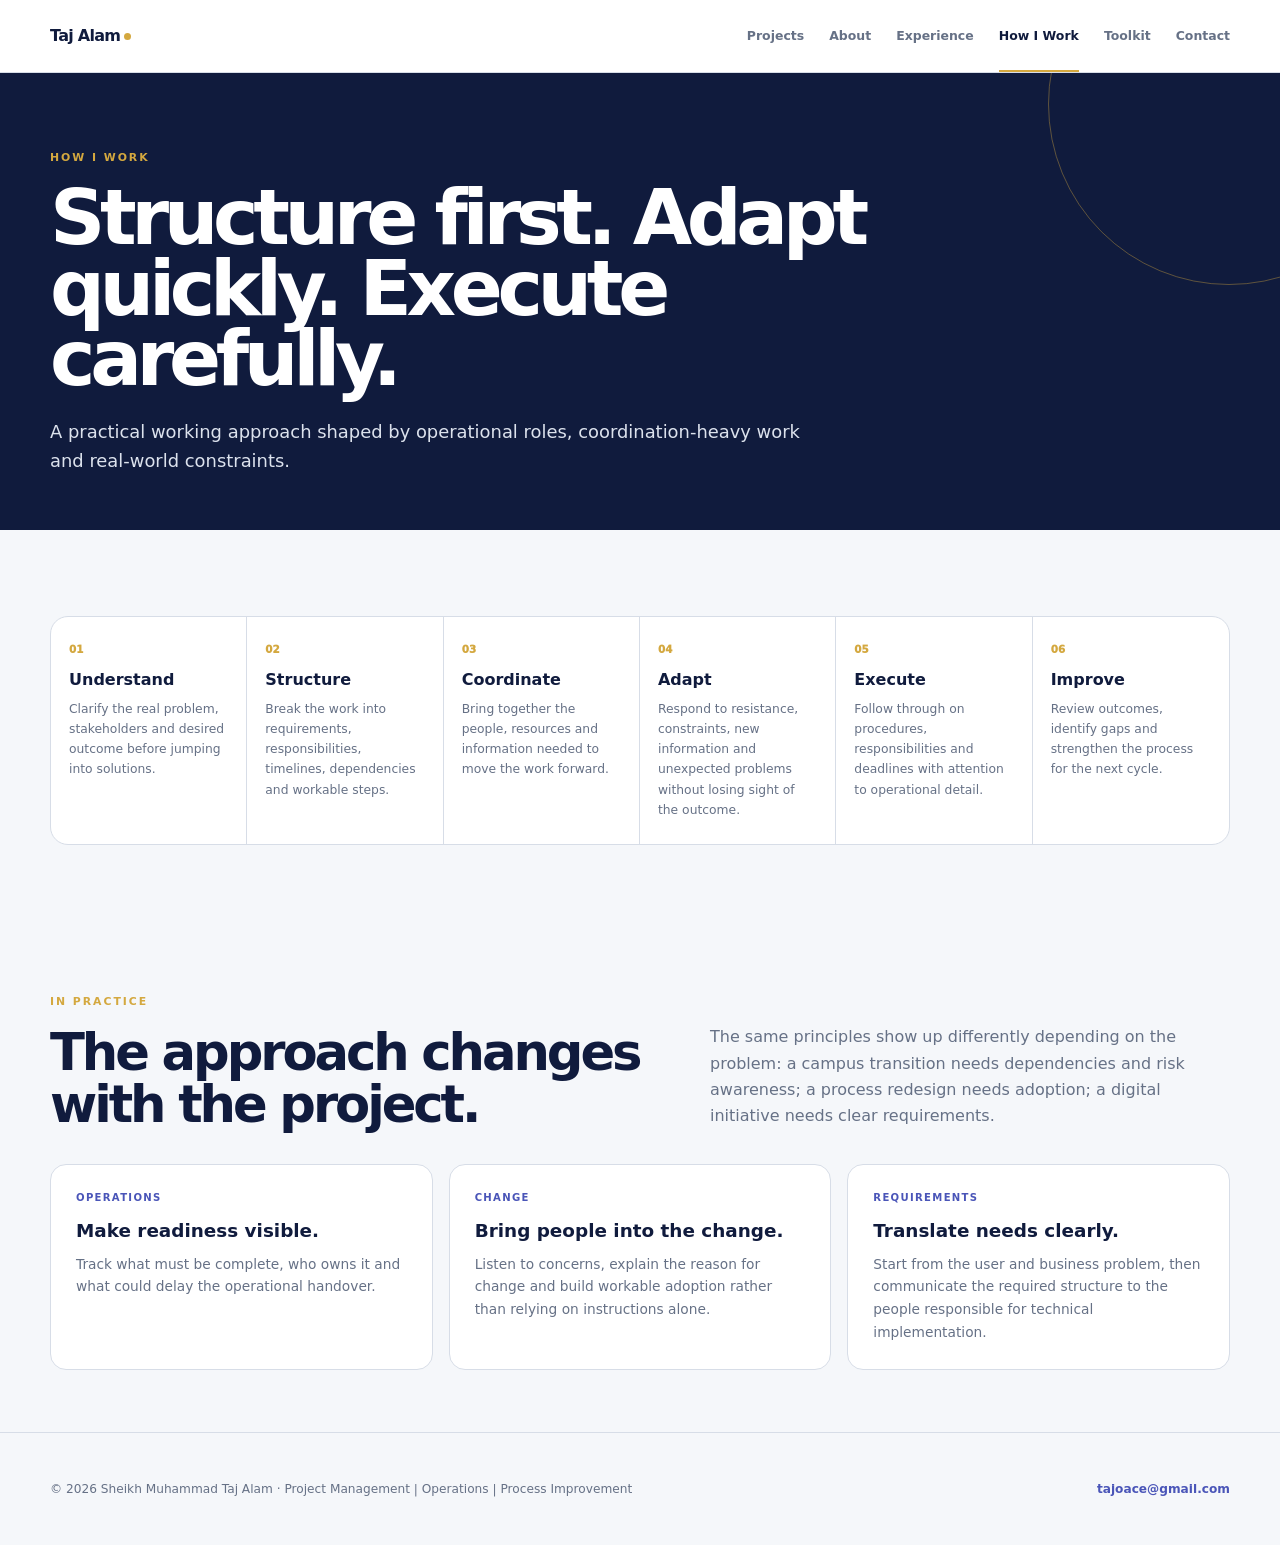
<file: how-i-work.html>
<!doctype html>
<html lang="en">
<head>
<meta charset="utf-8">
<meta name="viewport" content="width=device-width,initial-scale=1">
<title>How I Work — Sheikh Muhammad Taj Alam</title>
<meta name="description" content="Sheikh Muhammad Taj Alam — Project Management, Operations and Process Improvement.">
<link rel="stylesheet" href="style.css">
</head>
<body>
<header class="nav"><div class="container nav-inner">
<a class="brand" href="index.html">Taj Alam<span class="brand-dot"></span></a>
<button class="nav-toggle" aria-label="Open navigation" aria-expanded="false">☰</button>
<nav class="nav-links">
<a href="index.html#projects">Projects</a><a href="about.html">About</a><a href="experience.html">Experience</a><a href="how-i-work.html">How I Work</a><a href="toolkit.html">Toolkit</a><a href="contact.html">Contact</a>
</nav></div></header>

<main>
<section class="case-hero"><div class="container"><div class="eyebrow">How I Work</div><h1>Structure first. Adapt quickly. Execute carefully.</h1><p class="hero-lead">A practical working approach shaped by operational roles, coordination-heavy work and real-world constraints.</p></div></section>
<section class="section"><div class="container"><div class="workflow">
<div class="step"><div class="step-num">01</div><h3>Understand</h3><p>Clarify the real problem, stakeholders and desired outcome before jumping into solutions.</p></div>
<div class="step"><div class="step-num">02</div><h3>Structure</h3><p>Break the work into requirements, responsibilities, timelines, dependencies and workable steps.</p></div>
<div class="step"><div class="step-num">03</div><h3>Coordinate</h3><p>Bring together the people, resources and information needed to move the work forward.</p></div>
<div class="step"><div class="step-num">04</div><h3>Adapt</h3><p>Respond to resistance, constraints, new information and unexpected problems without losing sight of the outcome.</p></div>
<div class="step"><div class="step-num">05</div><h3>Execute</h3><p>Follow through on procedures, responsibilities and deadlines with attention to operational detail.</p></div>
<div class="step"><div class="step-num">06</div><h3>Improve</h3><p>Review outcomes, identify gaps and strengthen the process for the next cycle.</p></div>
</div></div></section>
<section class="section compact"><div class="container"><div class="section-head"><div><div class="eyebrow">In practice</div><h2>The approach changes with the project.</h2></div><p class="section-intro">The same principles show up differently depending on the problem: a campus transition needs dependencies and risk awareness; a process redesign needs adoption; a digital initiative needs clear requirements.</p></div>
<div class="capability-grid">
<div class="capability"><div class="mini">Operations</div><h3>Make readiness visible.</h3><p>Track what must be complete, who owns it and what could delay the operational handover.</p></div>
<div class="capability"><div class="mini">Change</div><h3>Bring people into the change.</h3><p>Listen to concerns, explain the reason for change and build workable adoption rather than relying on instructions alone.</p></div>
<div class="capability"><div class="mini">Requirements</div><h3>Translate needs clearly.</h3><p>Start from the user and business problem, then communicate the required structure to the people responsible for technical implementation.</p></div>
</div></div></section>
</main>

<footer class="footer"><div class="container footer-inner"><span>© 2026 Sheikh Muhammad Taj Alam · Project Management | Operations | Process Improvement</span><a href="mailto:tajoace@gmail.com">tajoace@gmail.com</a></div></footer>
<script src="main.js"></script>
</body></html>
</file>
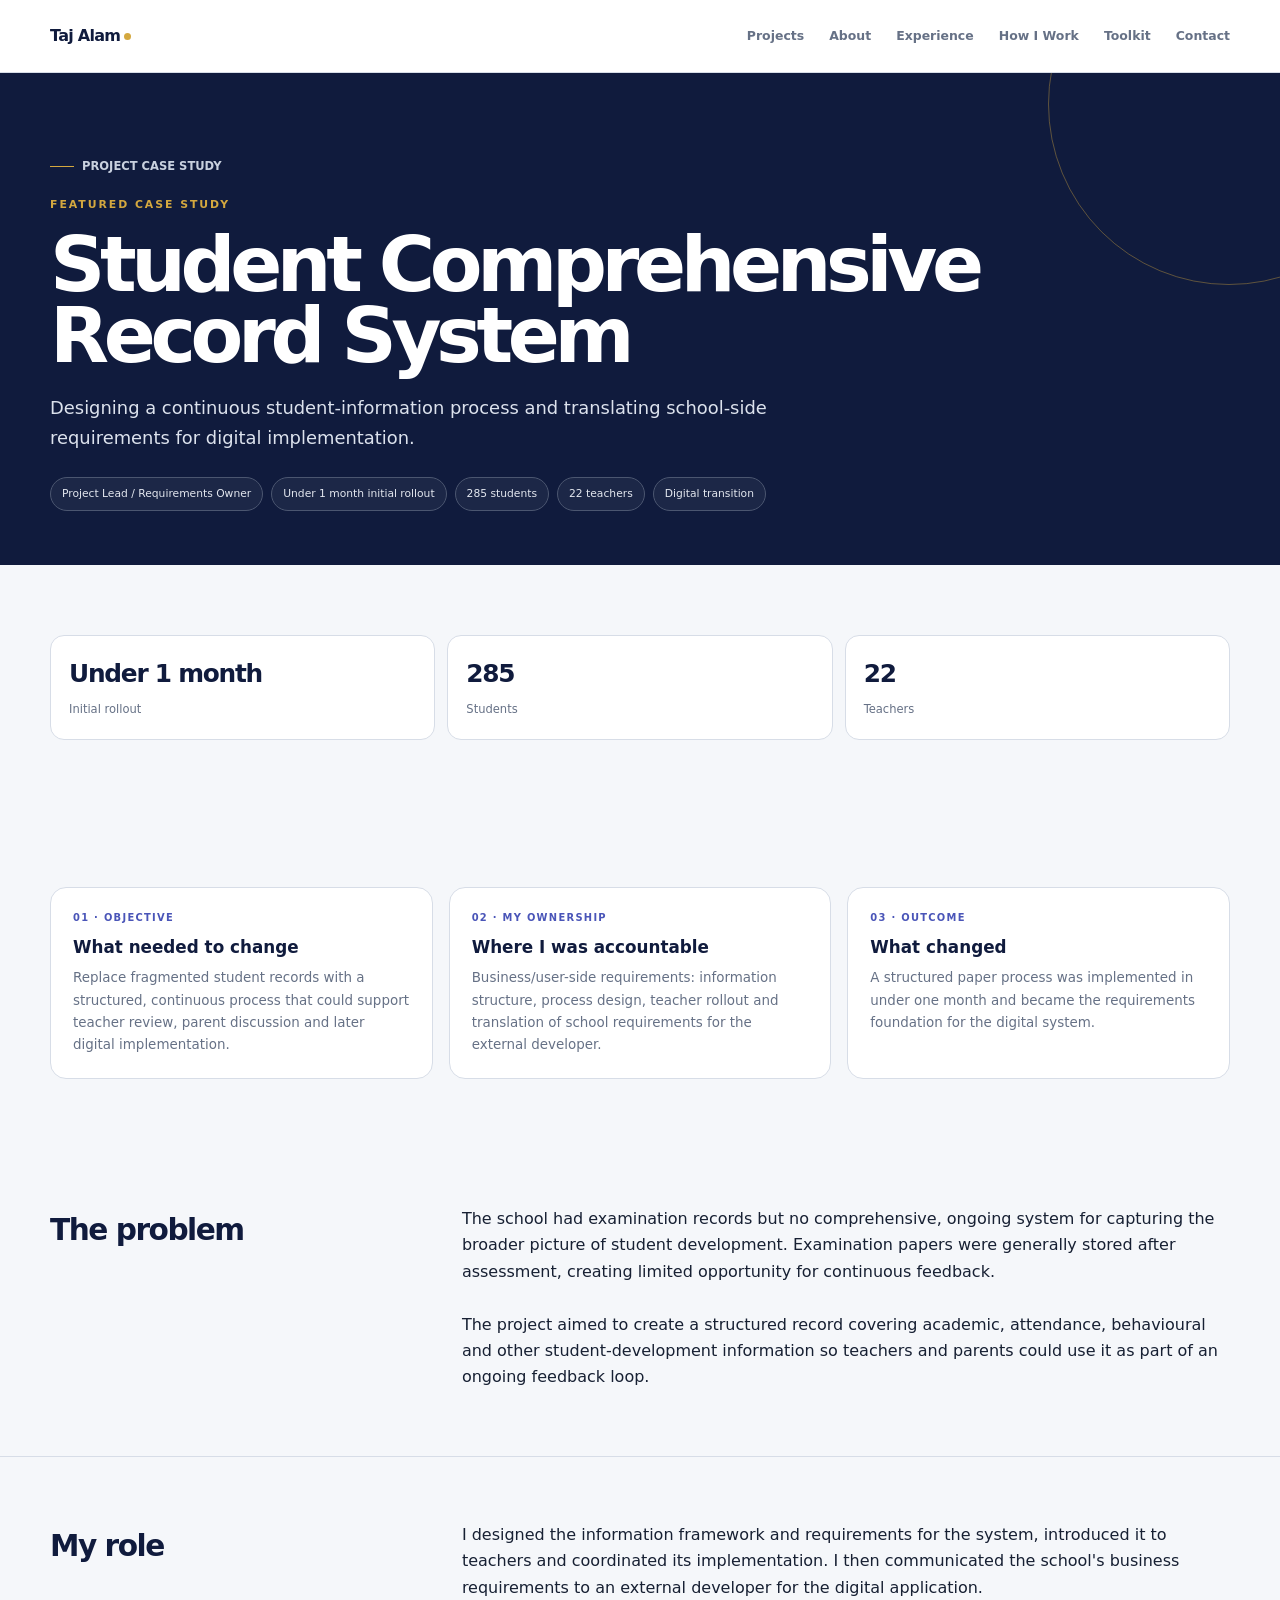
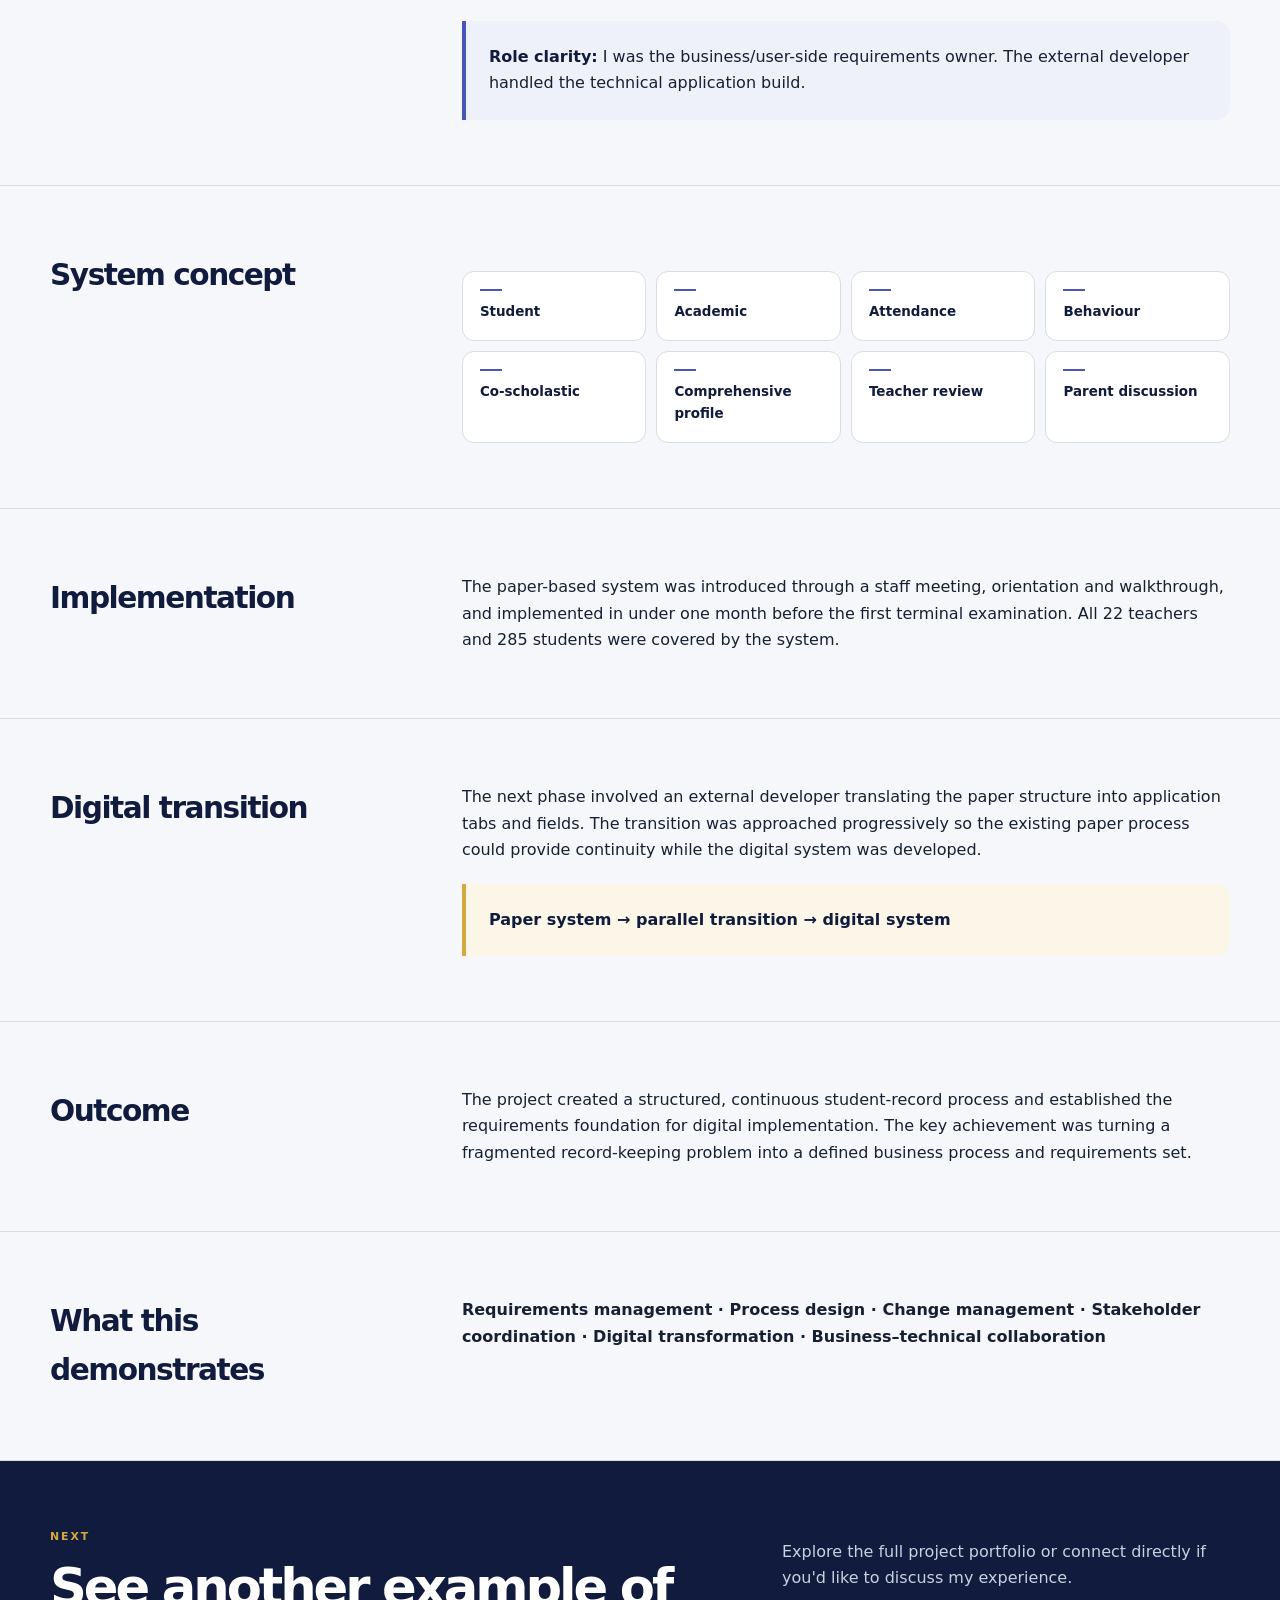
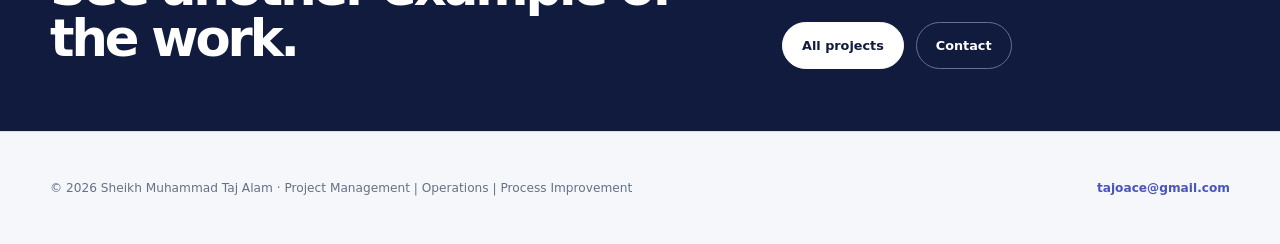
<file: student-record-system.html>
<!doctype html>
<html lang="en">
<head>
<meta charset="utf-8">
<meta name="viewport" content="width=device-width,initial-scale=1">
<title>Student Comprehensive Record System — Sheikh Muhammad Taj Alam</title>
<meta name="description" content="Sheikh Muhammad Taj Alam — Project Management, Operations and Process Improvement.">
<link rel="stylesheet" href="style.css">
</head>
<body>
<header class="nav"><div class="container nav-inner">
<a class="brand" href="index.html">Taj Alam<span class="brand-dot"></span></a>
<button class="nav-toggle" aria-label="Open navigation" aria-expanded="false">☰</button>
<nav class="nav-links">
<a href="index.html#projects">Projects</a><a href="about.html">About</a><a href="experience.html">Experience</a><a href="how-i-work.html">How I Work</a><a href="toolkit.html">Toolkit</a><a href="contact.html">Contact</a>
</nav></div></header>
<main>
<section class="case-hero"><div class="container"><div class="case-index"><span></span>PROJECT CASE STUDY</div><div class="eyebrow">Featured Case Study</div><h1>Student Comprehensive Record System</h1><p class="hero-lead">Designing a continuous student-information process and translating school-side requirements for digital implementation.</p><div class="meta"><span>Project Lead / Requirements Owner</span><span>Under 1 month initial rollout</span><span>285 students</span><span>22 teachers</span><span>Digital transition</span></div></div></section>
<section class="section compact"><div class="container"><div class="case-kpis"><div class="kpi"><strong>Under 1 month</strong><span>Initial rollout</span></div><div class="kpi"><strong>285</strong><span>Students</span></div><div class="kpi"><strong>22</strong><span>Teachers</span></div></div></div></section>
<section class="section compact"><div class="container"><div class="case-snapshot"><div class="snapshot"><div class="snapshot-label">01 · Objective</div><h3>What needed to change</h3><p>Replace fragmented student records with a structured, continuous process that could support teacher review, parent discussion and later digital implementation.</p></div><div class="snapshot"><div class="snapshot-label">02 · My ownership</div><h3>Where I was accountable</h3><p>Business/user-side requirements: information structure, process design, teacher rollout and translation of school requirements for the external developer.</p></div><div class="snapshot"><div class="snapshot-label">03 · Outcome</div><h3>What changed</h3><p>A structured paper process was implemented in under one month and became the requirements foundation for the digital system.</p></div></div></div></section><section class="case-section"><div class="container"><div class="case-grid"><h2>The problem</h2><div>The school had examination records but no comprehensive, ongoing system for capturing the broader picture of student development. Examination papers were generally stored after assessment, creating limited opportunity for continuous feedback.<br><br>The project aimed to create a structured record covering academic, attendance, behavioural and other student-development information so teachers and parents could use it as part of an ongoing feedback loop.</div></div></div></section><section class="case-section"><div class="container"><div class="case-grid"><h2>My role</h2><div>I designed the information framework and requirements for the system, introduced it to teachers and coordinated its implementation. I then communicated the school's business requirements to an external developer for the digital application.<div class="callout"><strong>Role clarity:</strong> I was the business/user-side requirements owner. The external developer handled the technical application build.</div></div></div></div></section><section class="case-section"><div class="container"><div class="case-grid"><h2>System concept</h2><div><div class="flow"><div>Student</div><div>Academic</div><div>Attendance</div><div>Behaviour</div><div>Co-scholastic</div><div>Comprehensive profile</div><div>Teacher review</div><div>Parent discussion</div></div></div></div></div></section><section class="case-section"><div class="container"><div class="case-grid"><h2>Implementation</h2><div>The paper-based system was introduced through a staff meeting, orientation and walkthrough, and implemented in under one month before the first terminal examination. All 22 teachers and 285 students were covered by the system.</div></div></div></section><section class="case-section"><div class="container"><div class="case-grid"><h2>Digital transition</h2><div>The next phase involved an external developer translating the paper structure into application tabs and fields. The transition was approached progressively so the existing paper process could provide continuity while the digital system was developed.<div class="callout milestone"><strong>Paper system → parallel transition → digital system</strong></div></div></div></div></section><section class="case-section"><div class="container"><div class="case-grid"><h2>Outcome</h2><div>The project created a structured, continuous student-record process and established the requirements foundation for digital implementation. The key achievement was turning a fragmented record-keeping problem into a defined business process and requirements set.</div></div></div></section><section class="case-section"><div class="container"><div class="case-grid"><h2>What this demonstrates</h2><div><strong>Requirements management · Process design · Change management · Stakeholder coordination · Digital transformation · Business–technical collaboration</strong></div></div></div></section>
<section class="band"><div class="container band-grid"><div><div class="eyebrow">Next</div><h2>See another example of the work.</h2></div><div><p>Explore the full project portfolio or connect directly if you'd like to discuss my experience.</p><div class="actions"><a class="btn primary" href="index.html#projects">All projects</a><a class="btn secondary" href="contact.html">Contact</a></div></div></div></section>
</main>
<footer class="footer"><div class="container footer-inner"><span>© 2026 Sheikh Muhammad Taj Alam · Project Management | Operations | Process Improvement</span><a href="mailto:tajoace@gmail.com">tajoace@gmail.com</a></div></footer>
<script src="main.js"></script>
</body></html>
</file>
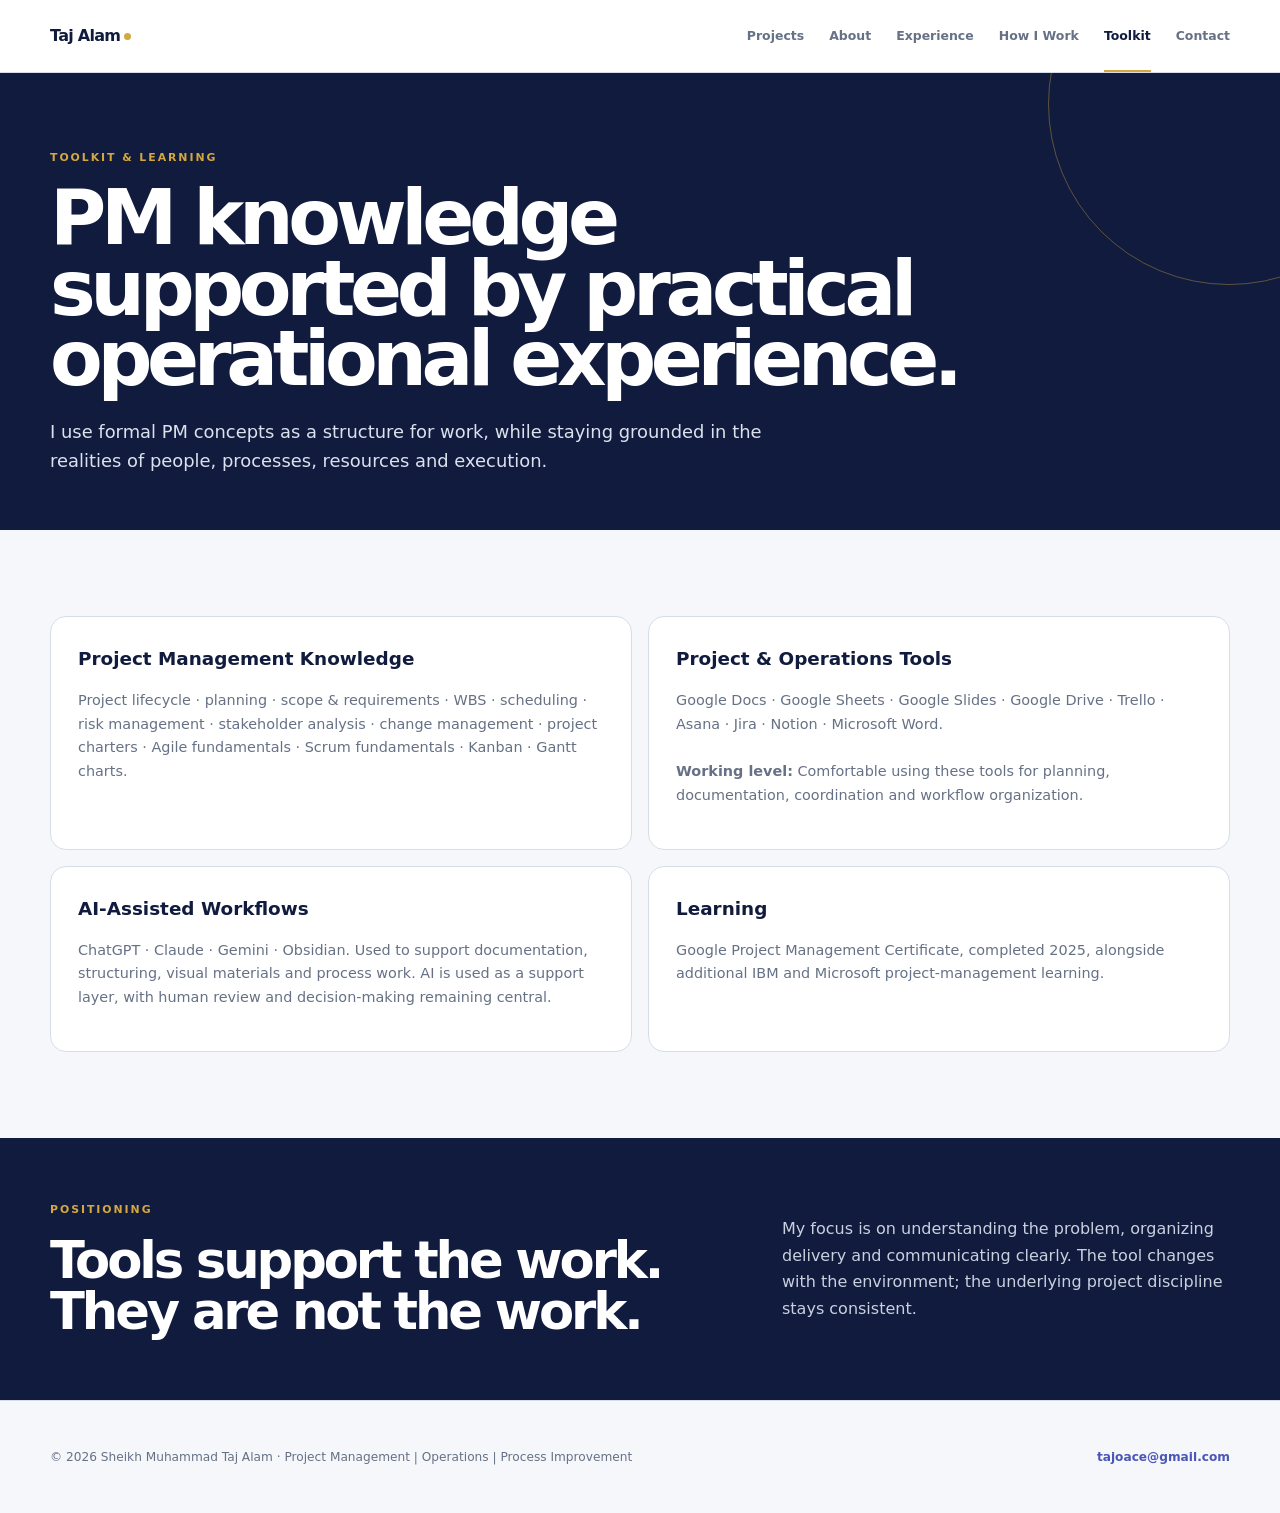
<file: toolkit.html>
<!doctype html>
<html lang="en">
<head>
<meta charset="utf-8">
<meta name="viewport" content="width=device-width,initial-scale=1">
<title>Toolkit & Learning — Sheikh Muhammad Taj Alam</title>
<meta name="description" content="Sheikh Muhammad Taj Alam — Project Management, Operations and Process Improvement.">
<link rel="stylesheet" href="style.css">
</head>
<body>
<header class="nav"><div class="container nav-inner">
<a class="brand" href="index.html">Taj Alam<span class="brand-dot"></span></a>
<button class="nav-toggle" aria-label="Open navigation" aria-expanded="false">☰</button>
<nav class="nav-links">
<a href="index.html#projects">Projects</a><a href="about.html">About</a><a href="experience.html">Experience</a><a href="how-i-work.html">How I Work</a><a href="toolkit.html">Toolkit</a><a href="contact.html">Contact</a>
</nav></div></header>

<main>
<section class="case-hero"><div class="container"><div class="eyebrow">Toolkit & Learning</div><h1>PM knowledge supported by practical operational experience.</h1><p class="hero-lead">I use formal PM concepts as a structure for work, while staying grounded in the realities of people, processes, resources and execution.</p></div></section>
<section class="section"><div class="container"><div class="info-grid">
<div class="info-card"><h3>Project Management Knowledge</h3><p>Project lifecycle · planning · scope & requirements · WBS · scheduling · risk management · stakeholder analysis · change management · project charters · Agile fundamentals · Scrum fundamentals · Kanban · Gantt charts.</p></div>
<div class="info-card"><h3>Project & Operations Tools</h3><p>Google Docs · Google Sheets · Google Slides · Google Drive · Trello · Asana · Jira · Notion · Microsoft Word.<br><br><strong>Working level:</strong> Comfortable using these tools for planning, documentation, coordination and workflow organization.</p></div>
<div class="info-card"><h3>AI-Assisted Workflows</h3><p>ChatGPT · Claude · Gemini · Obsidian. Used to support documentation, structuring, visual materials and process work. AI is used as a support layer, with human review and decision-making remaining central.</p></div>
<div class="info-card"><h3>Learning</h3><p>Google Project Management Certificate, completed 2025, alongside additional IBM and Microsoft project-management learning.</p></div>
</div></div></section>
<section class="band"><div class="container band-grid"><div><div class="eyebrow">Positioning</div><h2>Tools support the work. They are not the work.</h2></div><div><p>My focus is on understanding the problem, organizing delivery and communicating clearly. The tool changes with the environment; the underlying project discipline stays consistent.</p></div></div></section>
</main>

<footer class="footer"><div class="container footer-inner"><span>© 2026 Sheikh Muhammad Taj Alam · Project Management | Operations | Process Improvement</span><a href="mailto:tajoace@gmail.com">tajoace@gmail.com</a></div></footer>
<script src="main.js"></script>
</body></html>
</file>
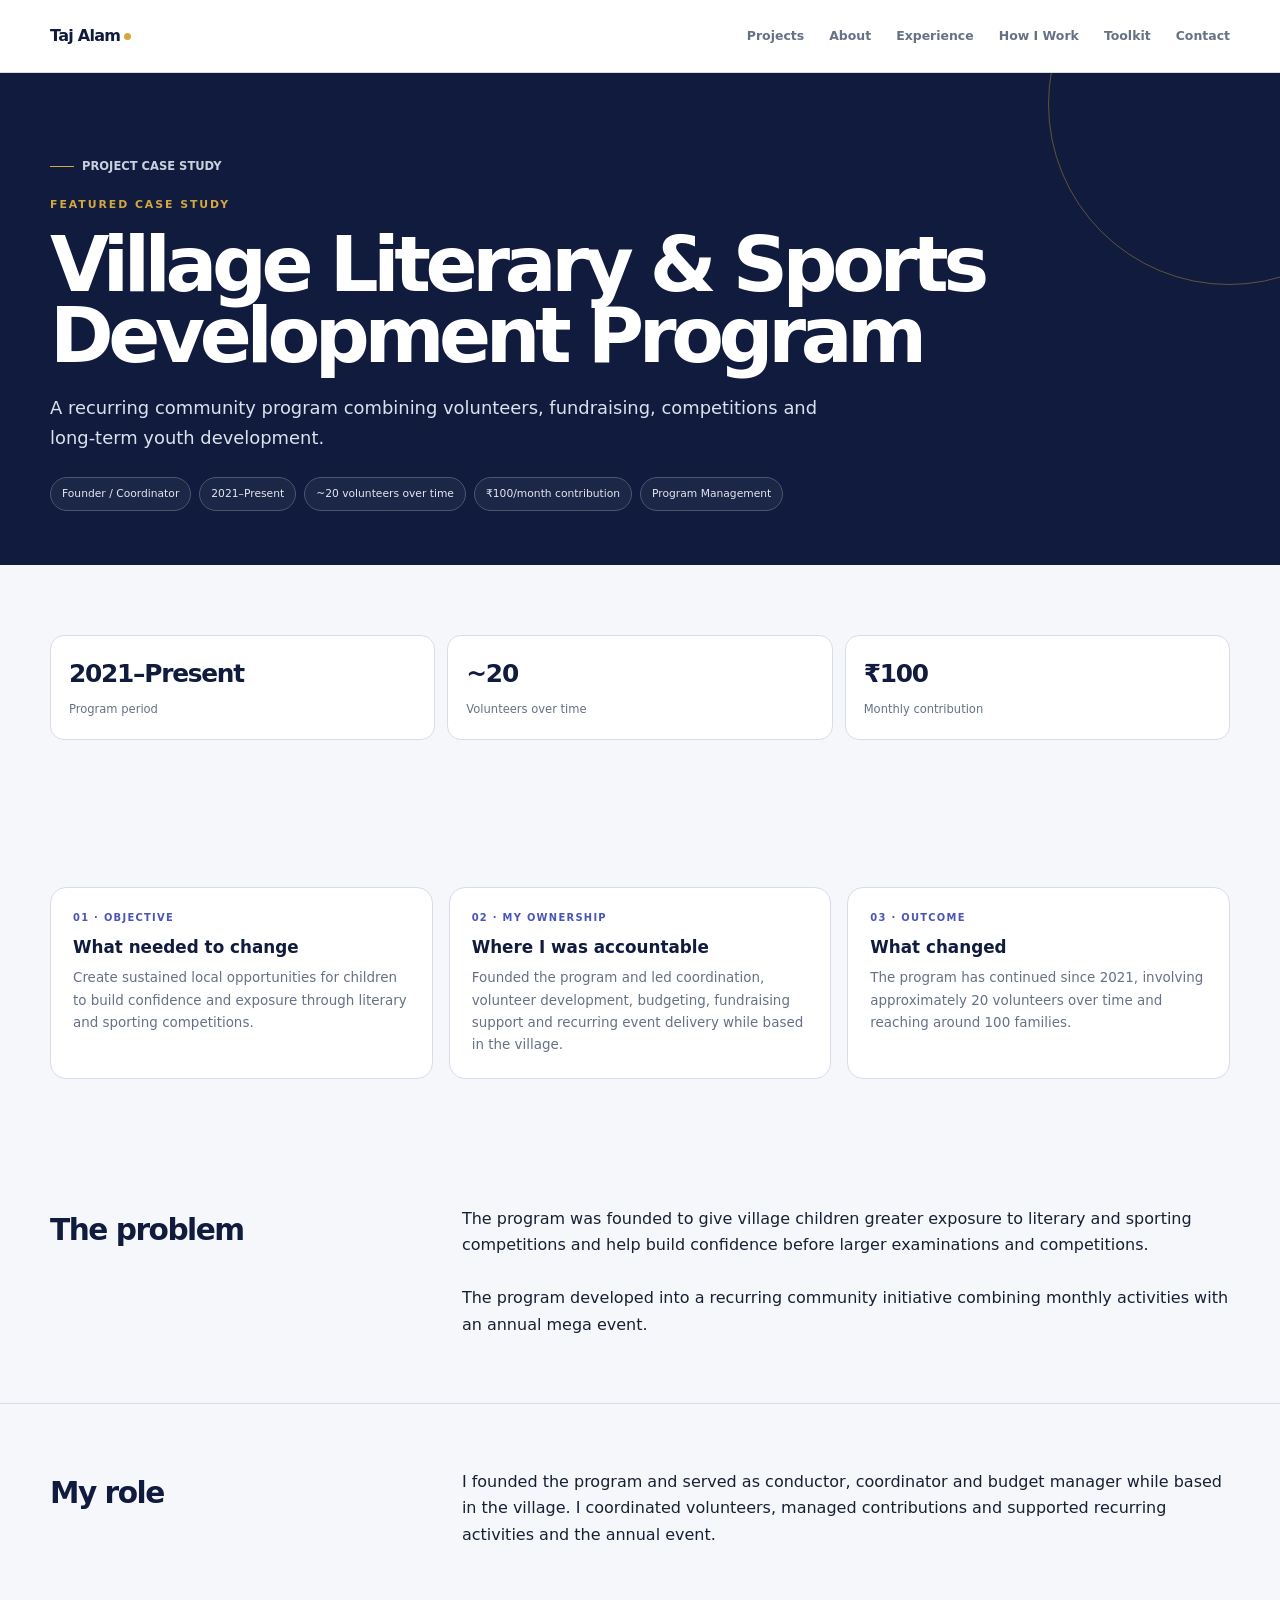
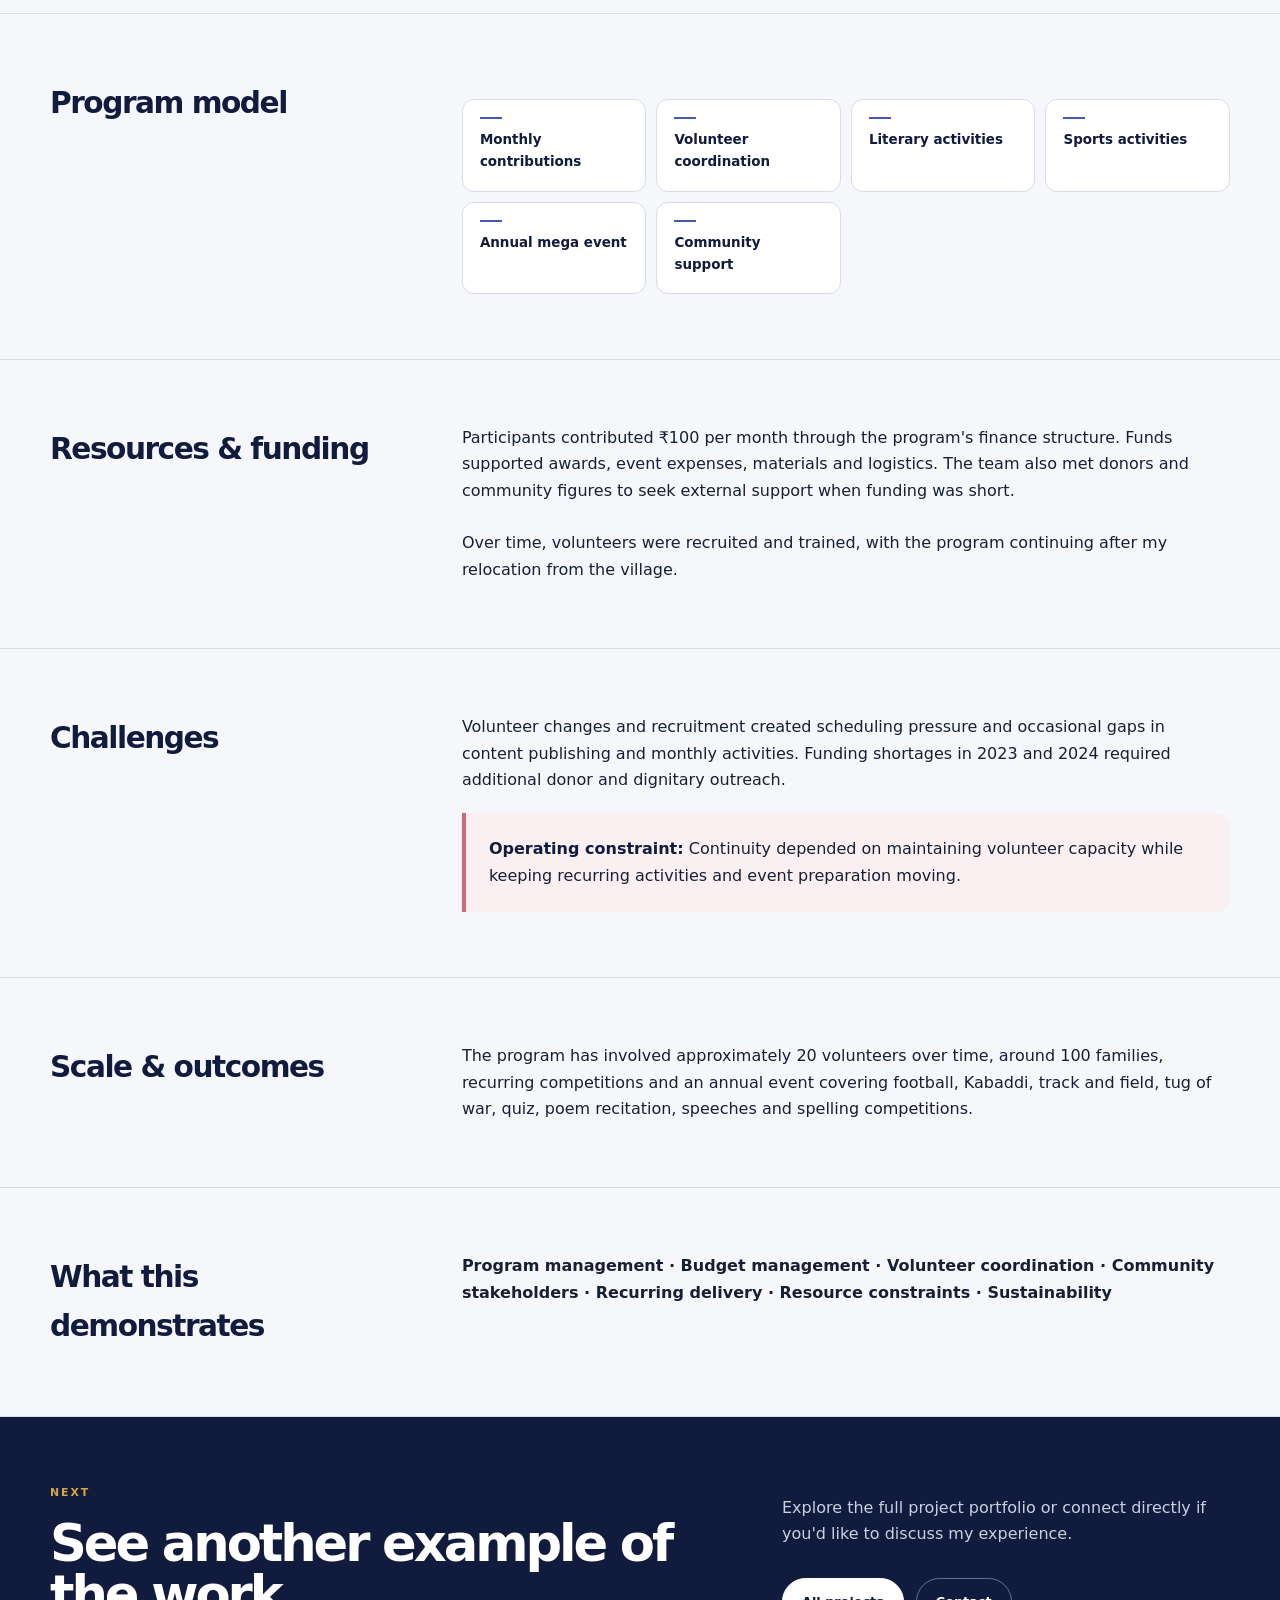
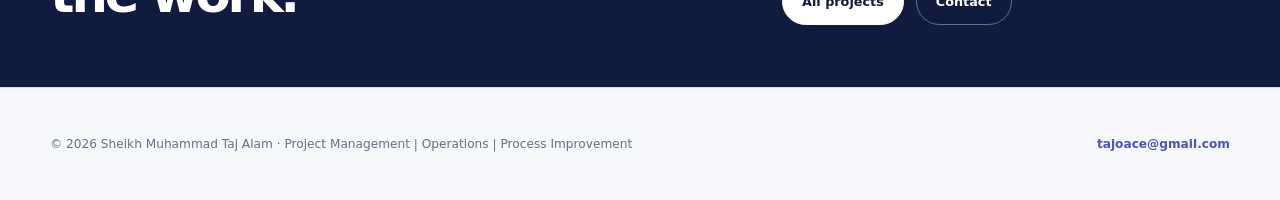
<file: village-program.html>
<!doctype html>
<html lang="en">
<head>
<meta charset="utf-8">
<meta name="viewport" content="width=device-width,initial-scale=1">
<title>Village Literary & Sports Development Program — Sheikh Muhammad Taj Alam</title>
<meta name="description" content="Sheikh Muhammad Taj Alam — Project Management, Operations and Process Improvement.">
<link rel="stylesheet" href="style.css">
</head>
<body>
<header class="nav"><div class="container nav-inner">
<a class="brand" href="index.html">Taj Alam<span class="brand-dot"></span></a>
<button class="nav-toggle" aria-label="Open navigation" aria-expanded="false">☰</button>
<nav class="nav-links">
<a href="index.html#projects">Projects</a><a href="about.html">About</a><a href="experience.html">Experience</a><a href="how-i-work.html">How I Work</a><a href="toolkit.html">Toolkit</a><a href="contact.html">Contact</a>
</nav></div></header>
<main>
<section class="case-hero"><div class="container"><div class="case-index"><span></span>PROJECT CASE STUDY</div><div class="eyebrow">Featured Case Study</div><h1>Village Literary & Sports Development Program</h1><p class="hero-lead">A recurring community program combining volunteers, fundraising, competitions and long-term youth development.</p><div class="meta"><span>Founder / Coordinator</span><span>2021–Present</span><span>~20 volunteers over time</span><span>₹100/month contribution</span><span>Program Management</span></div></div></section>
<section class="section compact"><div class="container"><div class="case-kpis"><div class="kpi"><strong>2021–Present</strong><span>Program period</span></div><div class="kpi"><strong>~20</strong><span>Volunteers over time</span></div><div class="kpi"><strong>₹100</strong><span>Monthly contribution</span></div></div></div></section>
<section class="section compact"><div class="container"><div class="case-snapshot"><div class="snapshot"><div class="snapshot-label">01 · Objective</div><h3>What needed to change</h3><p>Create sustained local opportunities for children to build confidence and exposure through literary and sporting competitions.</p></div><div class="snapshot"><div class="snapshot-label">02 · My ownership</div><h3>Where I was accountable</h3><p>Founded the program and led coordination, volunteer development, budgeting, fundraising support and recurring event delivery while based in the village.</p></div><div class="snapshot"><div class="snapshot-label">03 · Outcome</div><h3>What changed</h3><p>The program has continued since 2021, involving approximately 20 volunteers over time and reaching around 100 families.</p></div></div></div></section><section class="case-section"><div class="container"><div class="case-grid"><h2>The problem</h2><div>The program was founded to give village children greater exposure to literary and sporting competitions and help build confidence before larger examinations and competitions.<br><br>The program developed into a recurring community initiative combining monthly activities with an annual mega event.</div></div></div></section><section class="case-section"><div class="container"><div class="case-grid"><h2>My role</h2><div>I founded the program and served as conductor, coordinator and budget manager while based in the village. I coordinated volunteers, managed contributions and supported recurring activities and the annual event.</div></div></div></section><section class="case-section"><div class="container"><div class="case-grid"><h2>Program model</h2><div><div class="flow"><div>Monthly contributions</div><div>Volunteer coordination</div><div>Literary activities</div><div>Sports activities</div><div>Annual mega event</div><div>Community support</div></div></div></div></div></section><section class="case-section"><div class="container"><div class="case-grid"><h2>Resources & funding</h2><div>Participants contributed ₹100 per month through the program's finance structure. Funds supported awards, event expenses, materials and logistics. The team also met donors and community figures to seek external support when funding was short.<br><br>Over time, volunteers were recruited and trained, with the program continuing after my relocation from the village.</div></div></div></section><section class="case-section"><div class="container"><div class="case-grid"><h2>Challenges</h2><div>Volunteer changes and recruitment created scheduling pressure and occasional gaps in content publishing and monthly activities. Funding shortages in 2023 and 2024 required additional donor and dignitary outreach.<div class="callout risk"><strong>Operating constraint:</strong> Continuity depended on maintaining volunteer capacity while keeping recurring activities and event preparation moving.</div></div></div></div></section><section class="case-section"><div class="container"><div class="case-grid"><h2>Scale & outcomes</h2><div>The program has involved approximately 20 volunteers over time, around 100 families, recurring competitions and an annual event covering football, Kabaddi, track and field, tug of war, quiz, poem recitation, speeches and spelling competitions.</div></div></div></section><section class="case-section"><div class="container"><div class="case-grid"><h2>What this demonstrates</h2><div><strong>Program management · Budget management · Volunteer coordination · Community stakeholders · Recurring delivery · Resource constraints · Sustainability</strong></div></div></div></section>
<section class="band"><div class="container band-grid"><div><div class="eyebrow">Next</div><h2>See another example of the work.</h2></div><div><p>Explore the full project portfolio or connect directly if you'd like to discuss my experience.</p><div class="actions"><a class="btn primary" href="index.html#projects">All projects</a><a class="btn secondary" href="contact.html">Contact</a></div></div></div></section>
</main>
<footer class="footer"><div class="container footer-inner"><span>© 2026 Sheikh Muhammad Taj Alam · Project Management | Operations | Process Improvement</span><a href="mailto:tajoace@gmail.com">tajoace@gmail.com</a></div></footer>
<script src="main.js"></script>
</body></html>
</file>
<file: style.css>
:root{
  --navy:#101B3D;
  --navy-2:#182653;
  --purple:#4A55B8;
  --white:#FFFFFF;
  --paper:#F5F7FA;
  --silver:#D7DDE7;
  --silver-dark:#8A93A3;
  --red:#C96D75;
  --gold:#D4A83F;
  --ink:#172033;
  --muted:#667186;
  --max:1180px;
  --radius:18px;
  --shadow:0 20px 55px rgba(16,27,61,.10);
}
*{box-sizing:border-box}
html{scroll-behavior:smooth}
body{margin:0;background:var(--paper);color:var(--ink);font-family:Inter,ui-sans-serif,system-ui,-apple-system,BlinkMacSystemFont,"Segoe UI",sans-serif;line-height:1.65}
body.menu-open{overflow:hidden}
a{color:inherit;text-decoration:none}
button{font:inherit}
.container{width:min(var(--max),calc(100% - 44px));margin:auto}
.nav{position:sticky;top:0;z-index:50;background:rgba(255,255,255,.96);backdrop-filter:blur(16px);border-bottom:1px solid var(--silver)}
.nav-inner{height:72px;display:flex;align-items:center;justify-content:space-between}
.brand{font-weight:900;letter-spacing:-.045em;color:var(--navy);font-size:1rem}
.brand-dot{display:inline-block;width:7px;height:7px;border-radius:50%;background:var(--gold);margin-left:4px;vertical-align:middle}
.nav-links{display:flex;align-items:center;gap:25px;font-size:.78rem;color:var(--muted);font-weight:800}
.nav-links a{position:relative;padding:26px 0}
.nav-links a:hover,.nav-links a.active{color:var(--navy)}
.nav-links a.active:after{content:"";position:absolute;left:0;right:0;bottom:0;height:2px;background:var(--gold)}
.nav-toggle{display:none;background:none;border:0;color:var(--navy);font-size:1.5rem;cursor:pointer}
.eyebrow{font-size:.68rem;text-transform:uppercase;letter-spacing:.18em;font-weight:900;color:var(--gold);margin-bottom:16px}
.hero{position:relative;overflow:hidden;padding:72px 0 64px;background:var(--navy);color:var(--white)}
.hero:before{content:"";position:absolute;width:440px;height:440px;border:1px solid rgba(212,168,63,.40);border-radius:50%;right:-150px;top:-180px}
.hero:after{content:"";position:absolute;width:270px;height:270px;border:1px solid rgba(74,85,184,.55);border-radius:50%;right:20px;bottom:-185px}
.hero .container{position:relative;z-index:1}
.hero-grid{display:grid;grid-template-columns:minmax(0,1.42fr) minmax(290px,.58fr);gap:58px;align-items:end}
.hero h1{font-size:clamp(3.15rem,6.8vw,6.35rem);line-height:.90;letter-spacing:-.075em;margin:0 0 24px;max-width:860px}
.hero-copy{font-size:1.08rem;color:#DCE2ED;max-width:750px;margin:0}
.hero-panel{border:1px solid rgba(255,255,255,.18);background:rgba(255,255,255,.055);border-radius:18px;padding:24px;box-shadow:0 25px 70px rgba(0,0,0,.12)}
.panel-label{font-size:.66rem;text-transform:uppercase;letter-spacing:.15em;color:#AEB7CA;font-weight:900;margin-bottom:14px}
.role{font-size:1.25rem;line-height:1.25;font-weight:850;letter-spacing:-.025em;margin-bottom:22px}
.panel-row{display:flex;justify-content:space-between;gap:20px;padding:13px 0;border-top:1px solid rgba(255,255,255,.12);font-size:.78rem}
.panel-row span:first-child{color:#AEB7CA}
.panel-row span:last-child{text-align:right;color:#fff;font-weight:750}
.actions{display:flex;gap:12px;flex-wrap:wrap;margin-top:30px}
.btn{display:inline-flex;align-items:center;justify-content:center;padding:12px 19px;border-radius:999px;border:1px solid var(--silver);font-weight:850;font-size:.8rem;transition:.2s ease}
.btn:hover{transform:translateY(-2px)}
.btn.primary{background:var(--white);border-color:var(--white);color:var(--navy)}
.btn.secondary{background:transparent;color:var(--white);border-color:#66728A}
.btn.dark{background:var(--navy);border-color:var(--navy);color:#fff}
.section{padding:86px 0}
.section.compact{padding:62px 0}
.section-head{display:flex;justify-content:space-between;gap:35px;align-items:end;margin-bottom:34px}
.section h2{font-size:clamp(2rem,4vw,3.5rem);letter-spacing:-.06em;line-height:1.0;margin:0;color:var(--navy)}
.section-intro{max-width:520px;color:var(--muted);margin:0}
.proof{display:grid;grid-template-columns:repeat(4,1fr);border-top:1px solid var(--silver);border-bottom:1px solid var(--silver);background:#fff}
.proof-item{padding:26px 22px;border-right:1px solid var(--silver)}
.proof-item:last-child{border-right:0}
.proof-num{font-size:2.35rem;font-weight:950;letter-spacing:-.065em;color:var(--navy)}
.proof-label{color:var(--muted);font-size:.78rem;line-height:1.45;margin-top:3px}.proof-note{margin:0 0 18px;color:var(--muted);font-size:.76rem;letter-spacing:.01em}
.projects{display:grid;grid-template-columns:repeat(2,1fr);gap:18px}
.card{position:relative;overflow:hidden;background:#fff;border:1px solid var(--silver);border-radius:var(--radius);padding:30px;min-height:335px;display:flex;flex-direction:column;justify-content:space-between;transition:transform .2s ease,box-shadow .2s ease,border-color .2s ease}
.card:after{content:"";position:absolute;left:0;bottom:0;height:4px;width:100%;background:var(--purple);transform:scaleX(0);transform-origin:left;transition:.2s ease}
.card:hover{transform:translateY(-4px);box-shadow:var(--shadow);border-color:#B8C0CF}
.card:hover:after{transform:scaleX(1)}
.card.featured{background:var(--navy);color:#fff;border-color:var(--navy)}
.card.featured h3,.card.featured .arrow{color:#fff}
.card.featured p{color:#C9D1DF}
.card.featured .tag{color:#DDE3EE;border-color:#4E5A76}
.card-number{font-size:.66rem;font-weight:900;color:var(--purple);letter-spacing:.15em}
.featured .card-number{color:var(--gold)}
.card h3{font-size:1.62rem;line-height:1.08;letter-spacing:-.05em;margin:11px 0;color:var(--navy)}
.card p{color:var(--muted);margin:0;max-width:570px;font-size:.92rem}.card-evidence{display:grid;grid-template-columns:1fr 1fr;gap:10px;margin-top:20px}.card-evidence div{padding-top:10px;border-top:1px solid var(--silver);font-size:.68rem;color:var(--muted)}.card-evidence strong{display:block;color:var(--navy);font-size:.62rem;text-transform:uppercase;letter-spacing:.1em;margin-bottom:3px}.featured .card-evidence div{border-color:#3B4663;color:#C9D1DF}.featured .card-evidence strong{color:#fff}
.tags{display:flex;gap:7px;flex-wrap:wrap;margin-top:20px}
.tag{font-size:.64rem;border:1px solid var(--silver);border-radius:999px;padding:5px 9px;color:var(--muted)}
.arrow{font-weight:900;color:var(--purple);margin-top:26px;font-size:.82rem}
.story{display:grid;grid-template-columns:1fr 1.35fr;gap:70px}
.story-copy p{font-size:1.02rem;color:var(--muted)}
.timeline{border-left:1px solid var(--silver);padding-left:26px}
.timeline-item{position:relative;padding:0 0 30px}
.timeline-item:last-child{padding-bottom:0}
.timeline-item:before{content:"";position:absolute;width:9px;height:9px;border-radius:50%;background:var(--gold);left:-31px;top:8px;box-shadow:0 0 0 4px var(--paper)}
.timeline-year{font-size:.66rem;letter-spacing:.1em;text-transform:uppercase;color:var(--purple);font-weight:900}
.timeline h3{margin:4px 0 5px;font-size:1.04rem;color:var(--navy);letter-spacing:-.02em}
.timeline p{margin:0;color:var(--muted);font-size:.9rem}
.workflow{display:grid;grid-template-columns:repeat(6,1fr);border:1px solid var(--silver);border-radius:var(--radius);overflow:hidden;background:#fff}
.step{padding:24px 18px;border-right:1px solid var(--silver)}
.step:last-child{border-right:0}
.step-num{font-size:.65rem;color:var(--gold);font-weight:950}
.step h3{font-size:1rem;margin:9px 0 5px;color:var(--navy)}
.step p{font-size:.77rem;color:var(--muted);margin:0}
.capability-grid{display:grid;grid-template-columns:repeat(3,1fr);gap:16px}
.capability{background:#fff;border:1px solid var(--silver);border-radius:16px;padding:25px}
.capability .mini{font-size:.63rem;text-transform:uppercase;letter-spacing:.13em;color:var(--purple);font-weight:900}
.capability h3{font-size:1.15rem;margin:10px 0 6px;color:var(--navy)}
.capability p{margin:0;color:var(--muted);font-size:.86rem}
.band{background:var(--navy);color:#fff;padding:62px 0}
.band-grid{display:grid;grid-template-columns:1.2fr .8fr;gap:60px;align-items:center}
.band h2{color:#fff;font-size:clamp(2rem,4vw,3.3rem);line-height:1;letter-spacing:-.06em;margin:0}
.band p{color:#C9D1DF;max-width:580px}
.case-hero{position:relative;overflow:hidden;padding:76px 0 54px;background:var(--navy);color:#fff}
.case-hero:after{content:"";position:absolute;width:360px;height:360px;border:1px solid rgba(212,168,63,.4);border-radius:50%;right:-130px;top:-150px}
.case-hero .container{position:relative;z-index:1}
.case-hero h1{font-size:clamp(2.75rem,6vw,5.55rem);line-height:.92;letter-spacing:-.07em;max-width:970px;margin:0 0 22px}
.case-hero .hero-lead{font-size:1.12rem;color:#DCE2ED;max-width:780px;margin:0}
.meta{display:flex;gap:8px;flex-wrap:wrap;margin-top:25px}
.meta span{border:1px solid #4B5670;background:rgba(255,255,255,.05);padding:7px 11px;border-radius:999px;font-size:.67rem;color:#E3E7EF}
.case-section{padding:65px 0;border-bottom:1px solid var(--silver)}
.case-grid{display:grid;grid-template-columns:minmax(180px,.7fr) minmax(0,1.55fr);gap:65px}
.case-grid h2{margin:0;font-size:1.85rem;letter-spacing:-.05em;color:var(--navy)}
.case-grid p{color:var(--muted);font-size:.98rem}
.case-grid ul{color:var(--muted);padding-left:20px}
.case-grid li{margin:7px 0}
.case-kpis{display:grid;grid-template-columns:repeat(3,1fr);gap:12px;margin:8px 0 5px}.case-snapshot{display:grid;grid-template-columns:repeat(3,1fr);gap:16px;margin-top:18px}.snapshot{background:#fff;border:1px solid var(--silver);border-radius:16px;padding:22px}.snapshot-label{font-size:.62rem;text-transform:uppercase;letter-spacing:.13em;color:var(--purple);font-weight:900}.snapshot h3{margin:7px 0 6px;color:var(--navy);font-size:1.05rem}.snapshot p{margin:0;color:var(--muted);font-size:.84rem}.case-index{display:inline-flex;align-items:center;gap:8px;margin-bottom:20px;color:#C9D1DF;font-size:.72rem;font-weight:850}.case-index span{display:inline-block;width:24px;height:1px;background:var(--gold)}
.kpi{background:#fff;border:1px solid var(--silver);border-radius:14px;padding:18px}
.kpi strong{display:block;color:var(--navy);font-size:1.55rem;letter-spacing:-.05em}
.kpi span{font-size:.72rem;color:var(--muted)}
.flow{display:grid;grid-template-columns:repeat(4,1fr);gap:10px;margin-top:20px}
.flow div{background:#fff;border:1px solid var(--silver);padding:17px;border-radius:12px;font-weight:850;color:var(--navy);font-size:.84rem}
.flow div:before{content:"";display:block;width:22px;height:2px;background:var(--purple);margin-bottom:10px}
.callout{background:#EEF0FA;border-left:4px solid var(--purple);border-radius:0 14px 14px 0;padding:23px;margin-top:20px}
.callout.risk{background:#FBF0F1;border-left-color:var(--red)}
.callout.milestone{background:#FBF6E8;border-left-color:var(--gold)}
.callout strong{color:var(--navy)}
.table{width:100%;border-collapse:collapse;background:#fff;border:1px solid var(--silver);border-radius:14px;overflow:hidden}
.table th,.table td{text-align:left;padding:14px;border-bottom:1px solid var(--silver);vertical-align:top}
.table tr:last-child td{border-bottom:0}
.table th{font-size:.66rem;text-transform:uppercase;letter-spacing:.08em;color:var(--muted)}
.info-grid{display:grid;grid-template-columns:repeat(2,1fr);gap:16px}
.info-card{background:#fff;border:1px solid var(--silver);border-radius:16px;padding:27px}
.info-card h3{margin:0 0 10px;color:var(--navy);font-size:1.15rem}
.info-card p{color:var(--muted);font-size:.9rem}
.footer{padding:46px 0;border-top:1px solid var(--silver);color:var(--muted);font-size:.76rem}
.footer-inner{display:flex;justify-content:space-between;gap:20px;flex-wrap:wrap}
.footer a{color:var(--purple);font-weight:800}
@media(max-width:900px){
 .hero-grid{grid-template-columns:1fr;gap:38px}.hero-panel{max-width:560px}
 .proof{grid-template-columns:repeat(2,1fr)}.proof-item:nth-child(2){border-right:0}.proof-item:nth-child(-n+2){border-bottom:1px solid var(--silver)}
 .projects,.story,.band-grid{grid-template-columns:1fr}.capability-grid{grid-template-columns:1fr}
 .workflow{grid-template-columns:repeat(2,1fr)}.step:nth-child(2n){border-right:0}.step{border-bottom:1px solid var(--silver)}
 .case-grid{grid-template-columns:1fr;gap:22px}.flow{grid-template-columns:repeat(2,1fr)}
}
@media(max-width:700px){
 .nav-toggle{display:block}.nav-links{position:fixed;left:0;right:0;top:72px;background:#fff;border-bottom:1px solid var(--silver);padding:8px 22px 22px;display:none;flex-direction:column;align-items:stretch;gap:0;box-shadow:0 18px 35px rgba(16,27,61,.10)}
 .nav-links.open{display:flex}.nav-links a{padding:14px 0;border-bottom:1px solid #EEF0F4}.nav-links a:last-child{border-bottom:0}
 .hero{padding:68px 0 62px}.hero h1{font-size:clamp(3rem,13vw,5rem)}
 .section{padding:66px 0}.section-head{display:block}.section-intro{margin-top:16px}
 .case-kpis,.case-snapshot{grid-template-columns:1fr}.info-grid{grid-template-columns:1fr}
}
@media(max-width:520px){
 .container{width:calc(100% - 28px)}.proof{grid-template-columns:1fr}.proof-item{border-right:0;border-bottom:1px solid var(--silver)!important}.proof-item:last-child{border-bottom:0!important}
 .workflow,.flow{grid-template-columns:1fr}.step{border-right:0}.card{padding:24px;min-height:305px}
 .hero-panel{padding:20px}.case-hero{padding:65px 0 48px}.case-hero h1{font-size:3rem}
}
</file>
